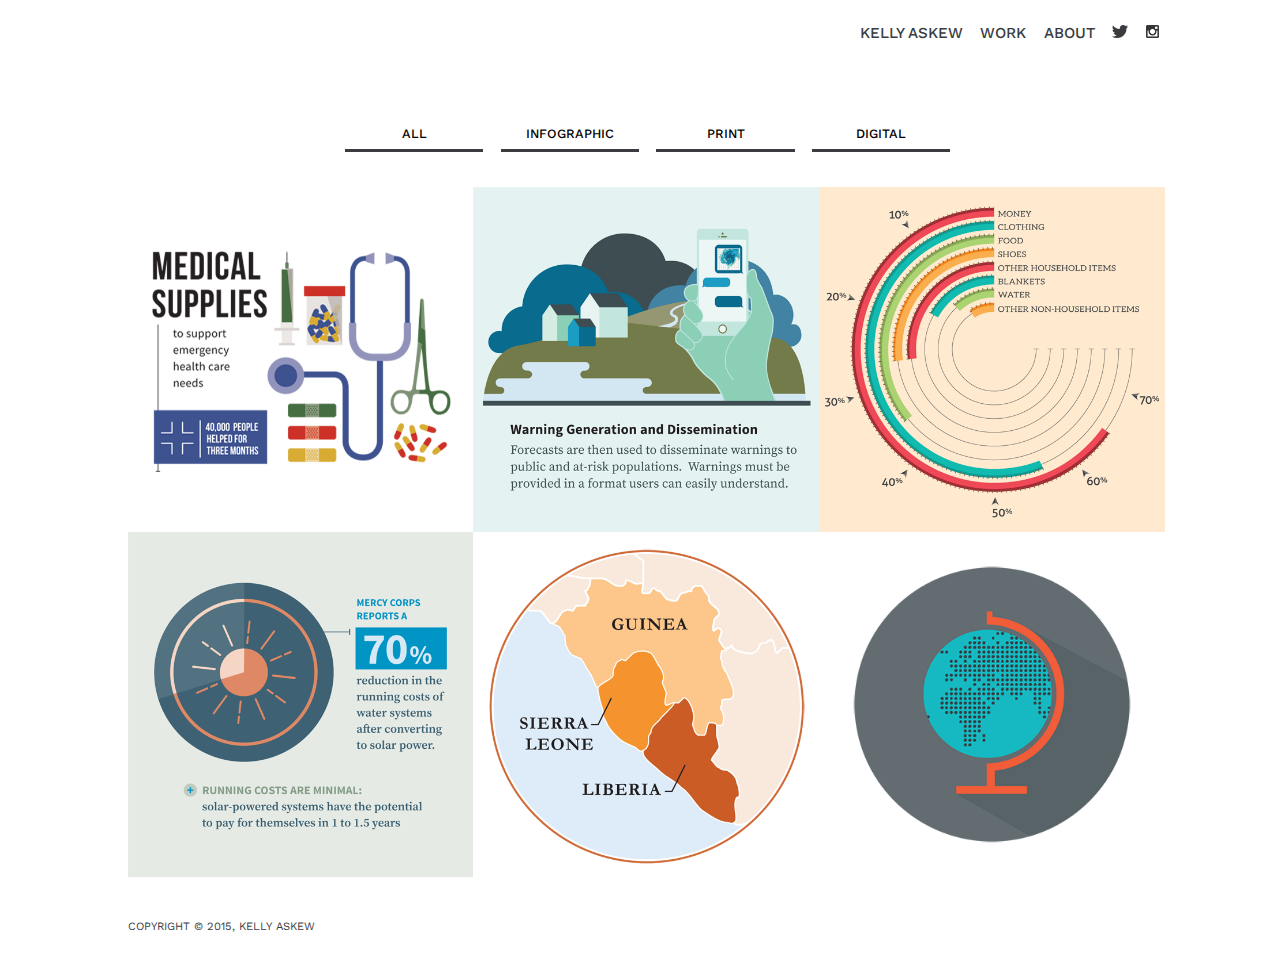
<file: index.html>
<!DOCTYPE html>
<html lang="en">
	<head>
    	<meta charset="utf-8">
    	<meta name="description" content="Online portfolio for Kelly Askew, a DC-based graphic designer">
    	<meta name="keywords" content="graphic designer, portfolio, infographic, print">
    	<link rel="icon" type="image/png" href="images/portfolio/favicon.png" />

		<title>Kelly Askew</title>

		<!-- external CSS link -->
		<link rel="stylesheet" href="css/reset.css">
		<link rel="stylesheet" href="css/style.css">
		<link href='https://fonts.googleapis.com/css?family=Work+Sans:400,300,600,700,500' rel='stylesheet' type='text/css'>
		<script src="https://code.jquery.com/jquery-2.1.4.js"></script>
	</head>
	<body>

		<div id="container">
			<header>
				<h1>Kelly Askew</h1>
				<nav class="mainMenu">
					<ul>
						<li><a href="index.html">Kelly Askew</a></li>
						<li><a href="index.html">Work</a></li>
						<li><a href="about.html">About</a></li>
						<li><a href="https://twitter.com/kelly_askew" target="_blank"><img src="images/twitter.png" alt="twitter logo" class="twitter"></a></li>
						<li ><a href="https://instagram.com/khaskew" target="_blank"><img src="images/instagram.png" alt="instagram logo"></a></li>
					</ul>	
				</nav>
			</header>

			<div class="button-group filters-button-group">
			  <button class="button is-checked" data-filter="*">All</button>
			  <button class="button" data-filter=".infographic">Infographic</button>
			  <button class="button" data-filter=".print">Print</button>
			   <button class="button" data-filter=".digital">Digital</button>
			</div>

			<section class="grid_gallery">
				<ul class="gallery">
					<li>
						<a href="subpages/nepal.html"><img src="images/portfolio/nepal_snap.png" alt="Thumbnail of Nepal Infographic" class="work infographic"></a>
					</li>

					<li>
						<a href="subpages/hydromet.html"><img src="images/portfolio/hydromet_snap.png" alt="Thumbnail of hydromet Infographic" class="work infographic"></a>
					</li>

					<li>
						<a href="subpages/cidi.html"><img src="images/portfolio/cidi_snap.png" alt="Thumbnail of CIDI Infographic" class="work infographic"></a>
					</li>

					<li>
						<a href="subpages/solar.html"><img src="images/portfolio/solar_snap.png" alt="Thumbnail of Solar Energy Fact Sheet" class="work print"></a>
					</li>

					<li>
						<a href="subpages/ebola.html"><img src="images/portfolio/ebola_snap.png" alt="Thumbnail of OFDA Annual Report"class="work print"></a>
					</li>

					<li>

						<a href="subpages/deandome.html"><img src="images/portfolio/deandome_snap.png" alt="Thumbnail of UNC Basketball Infographic" class="work infographic"></a>
					</li>

					<li>
						<a href="subpages/year.html"><img src="images/portfolio/year_snap.png" alt="Thumbnail of OFDA Year in Review" class="work print"></a>
					</li>

				<!-- 	<li>
						<a href="subpages/matthew.html"><img src="images/portfolio/matthew_snap.png" alt="Thumbnail of Hurricane Matthew Infographic" class="work infographic"></a>
					</li> -->

						<li>
						<a href="subpages/ofdaweb.html"><img src="images/portfolio/ofdaweb_snap.png" alt="Thumbnail of OFDA 50th website" class="work digital"></a>
					</li>
					<li>
						<a href="subpages/shawinvite.html"><img src="images/portfolio/shawinvite_snap.png" alt="Thumbnail of Shaw Neighborhood Invitation" class="work print"></a>
					</li>

					<li>
						<a href="subpages/cards.html"><img src="images/portfolio/cards_snap.png" alt="Thumbnail of Thank You card" class="work print"></a>
					</li>

					<li>
						<a href="subpages/ssudan.html"><img src="images/portfolio/ssudan_snap.png" alt="Thumbnail of South Sudan pictograms" class="work digital"></a>
					</li>

					<li>
						<a href="subpages/sais.html"><img src="images/portfolio/sais_snap.png" alt="Thumbnail of icon created for a SAIS conference" class="work print"></a>
					</li>


					
				</ul>
			</section>

			<footer>
				<p>Copyright &copy; 2015, Kelly Askew</p>
			</footer>
		</div>
		<script src="js/isotope-docs.min.js"></script>
		<script src="js/script.js"></script>
	</body>
</html>
</file>
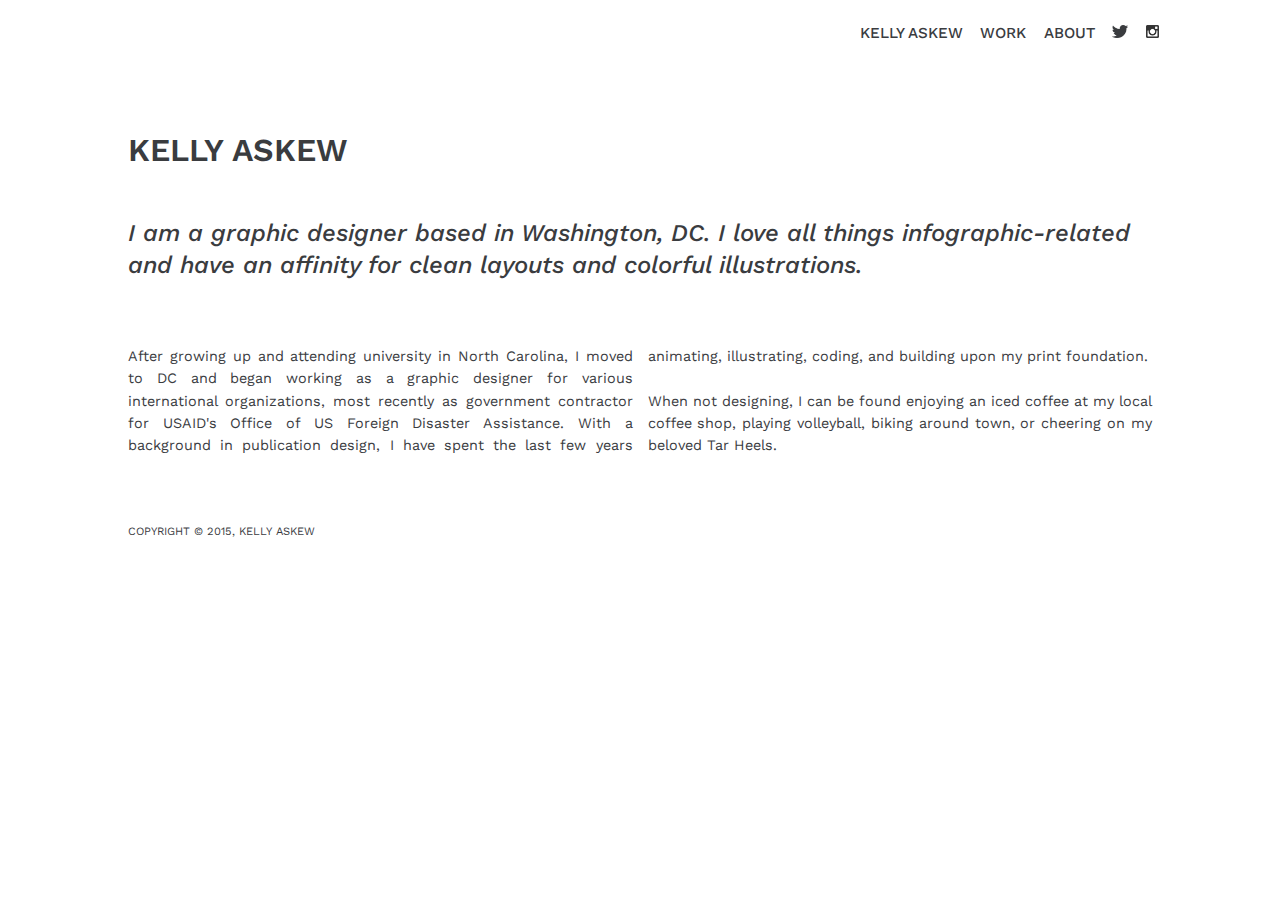
<file: about.html>
<!DOCTYPE html>
<html lang="en">
	<head>
    	<meta charset="utf-8">
    	<meta name="description" content="About page for Kelly Askew">
    	<meta name="keywords" content="graphic design, about">
    	<link rel="icon" type="image/png" href="images/portfolio/favicon.png" />

		<title>About Kelly Askew</title>

		<!-- external CSS link -->
		<link rel="stylesheet" href="css/reset.css">
		<link rel="stylesheet" href="css/style.css">
		<link href='https://fonts.googleapis.com/css?family=Work+Sans:400,300,600,700,500' rel='stylesheet' type='text/css'>
		<script src="https://code.jquery.com/jquery-2.1.4.js"></script>

	</head>
	<body>

		<div id="container">
			<header>
				<h1>Kelly Askew</h1>
				<nav class="mainMenu">
					<ul>
						<li><a href="index.html">Kelly Askew</a></li>
						<li><a href="index.html">Work</a></li>
						<li><a href="about.html">About</a></li>
						<li><a href="https://twitter.com/kelly_askew" target="_blank"><img src="images/twitter.png" class="twitter"></a></li>
						<li><a href="https://instagram.com/khaskew" target="_blank"><img src="images/instagram.png"></a></li>
					</ul>	
				</nav>
			</header>
			<section class="aboutPage">
				<h2>Kelly Askew</h2>
				<p>I am a graphic designer based in Washington, DC. I love all things infographic-related and have an affinity for clean layouts and colorful illustrations. </p>
			</section>

			<section class="two-col">
				<p>After growing up and attending university in North Carolina, I moved to DC and began working as a graphic designer for various international organizations, most recently as government contractor for USAID's Office of US Foreign Disaster Assistance. With a background in publication design, I have spent the last few years animating, illustrating, coding, and building upon my print foundation.
				<br>
				<br>
				When not designing, I can be found enjoying an iced coffee at my local coffee shop, playing volleyball, biking around town, or cheering on my beloved Tar Heels.</p>
			</section>	

			<footer>
				<p>Copyright &copy; 2015, Kelly Askew</p>
			</footer>
		</div>

		<script src="js/script.js"></script>
	</body>
</html>
</file>
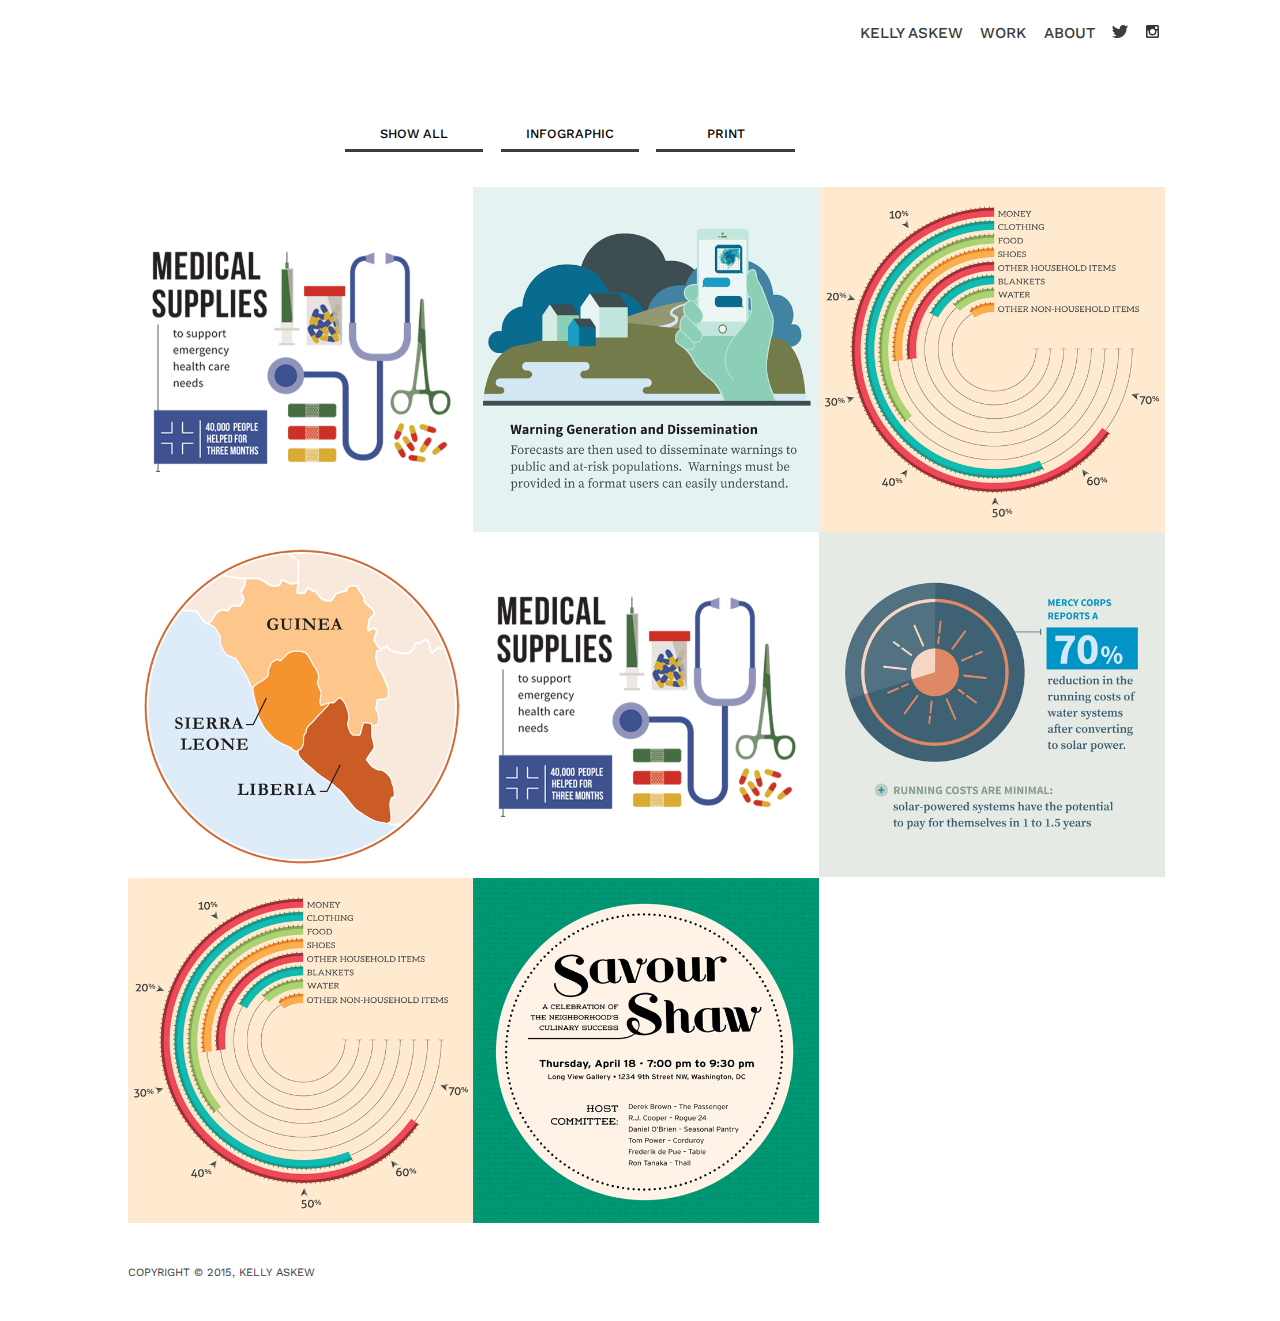
<file: index1.html>
<!DOCTYPE html>
<html lang="en">
	<head>
    	<meta charset="utf-8">
    	<meta name="description" content="Your description goes here">
    	<meta name="keywords" content="one, two, three">

		<title>Kelly Askew</title>

		<!-- external CSS link -->
		<link rel="stylesheet" href="css/reset.css">
		<link rel="stylesheet" href="css/style.css">
		<link href='https://fonts.googleapis.com/css?family=Work+Sans:400,300,600,700,500' rel='stylesheet' type='text/css'>
		<script src="https://code.jquery.com/jquery-2.1.4.js"></script>
	</head>
	<body>

		<div id="container">
			<header>
				<h1>Kelly Askew</h1>
				<nav class="mainMenu">
					<ul>
						<li><a href="index.html">Kelly Askew</a></li>
						<li><a href="index.html">Work</a></li>
						<li><a href="about.html">About</a></li>
						<li><a href="https://twitter.com/kelly_askew" target="_blank"><img src="images/twitter.png" class="twitter"></a></li>
						<li ><a href="https://instagram.com/khaskew" target="_blank"><img src="images/instagram.png"></a></li>
					</ul>	
				</nav>
			</header>

			<div class="button-group filters-button-group">
			  <button class="button is-checked" data-filter="*">Show All</button>
			  <button class="button" data-filter=".infographic">Infographic</button>
			  <button class="button" data-filter=".print">Print</button>
			</div>

			<section class="grid_gallery">
				<ul class="gallery">
					<li>
						<a href="subpages/nepal.html"><img src="images/portfolio/nepal_snap.png" alt="Thumbnail of Nepal Infographic" class="work infographic"></a>
					</li>

					<li>
						<a href="subpages/hydromet.html"><img src="images/portfolio/hydromet_snap.png" alt="Thumbnail of hydromet Infographic" class="work infographic"></a>
					</li>

					<li>
						<a href="subpages/cidi.html"><img src="images/portfolio/cidi_snap.png" alt="Thumbnail of CIDI Infographic" class="work infographic"></a>
					</li>

					<li>
						<a href="subpages/ebola.html"><img src="images/portfolio/ebola_snap.png" alt="Thumbnail of OFDA Annual Report"class="work print"></a>
					</li>

					<li>
						<a href="subpages/nepal.html"><img src="images/portfolio/nepal_snap.png" alt="Thumbnail of Nepal Infographic" class="work infographic"></a>
					</li>
					<li>
						<a href="subpages/solar.html"><img src="images/portfolio/solar_snap.png" alt="Thumbnail of Solar Energy Fact Sheet" class="work print"></a>
					</li>

					<li>
						<a href="subpages/cidi.html"><img src="images/portfolio/cidi_snap.png" alt="Thumbnail of CIDI Infographic" class="work infographic"></a>
					</li>
					<li>
						<a href="subpages/deandome.html"><img src="images/portfolio/deandome_snap.png" alt="Thumbnail of UNC Basketball Infographic" class="work infographic"></a>
					</li>
					<li>
						<a href="subpages/shawinvite.html"><img src="images/portfolio/shawinvite_snap.png" alt="Thumbnail of Shaw Neighborhood Invitation" class="work print"></a>
					</li>
				</ul>
			</section>

			<footer>
				<p>Copyright &copy; 2015, Kelly Askew</p>
			</footer>
		</div>
		<script src="js/isotope-docs.min.js"></script>
		<script src="js/script.js"></script>
	</body>
</html>
</file>
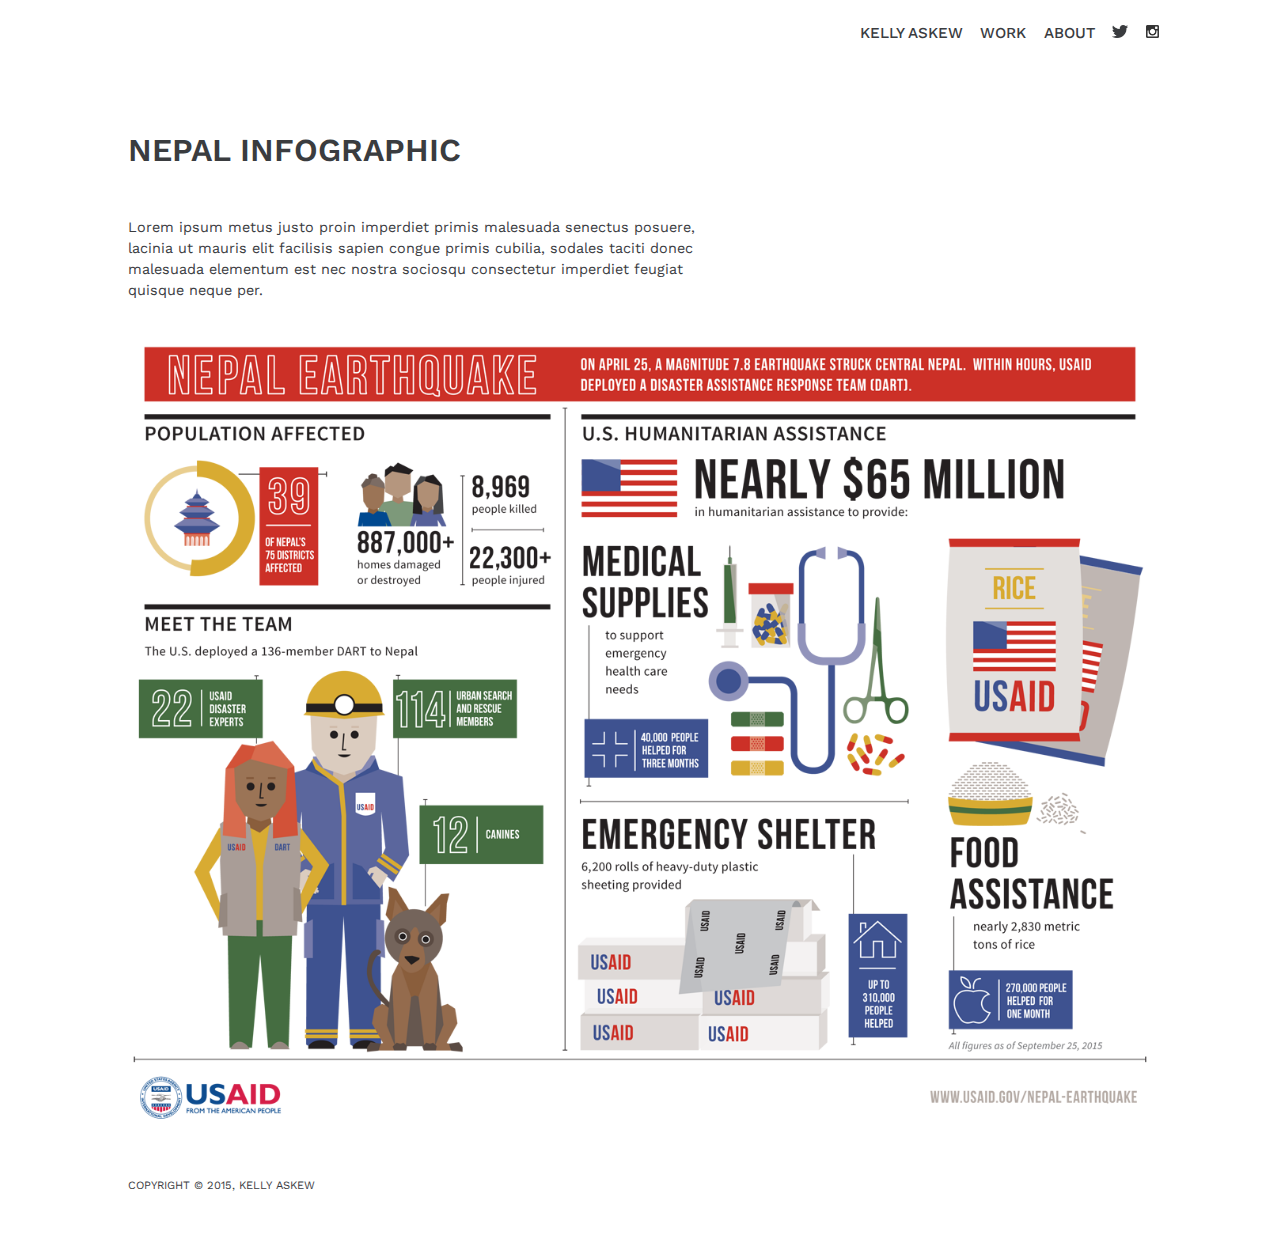
<file: template.html>
<!DOCTYPE html>
<html lang="en">
	<head>
    	<meta charset="utf-8">
    	<meta name="description" content="Your description goes here">
    	<meta name="keywords" content="one, two, three">

		<title>Nepal Infographic</title>

		<!-- external CSS link -->
		<link rel="stylesheet" href="../css/reset.css">
		<link rel="stylesheet" href="../css/style.css">
		<link href='https://fonts.googleapis.com/css?family=Work+Sans:400,300,600,700,500' rel='stylesheet' type='text/css'>
		<script src="https://code.jquery.com/jquery-2.1.4.js"></script>
	</head>

	<body>
		<div id="container">
			<header>
				<h1>Kelly Askew</h1>
				<nav class="mainMenu">
					<ul>
						<li><a href="../index.html">Kelly Askew</a></li>
						<li><a href="../index.html">Work</a></li>
						<li><a href="../about.html">About</a></li>
						<li><a href="https://twitter.com/kelly_askew" target="_blank"><img src="../images/twitter.png" class="twitter"></a></li>
						<li><a href="https://instagram.com/khaskew" target="_blank"><img src="../images/instagram.png"></a></li>
					</ul>	
				</nav>
			</header>
			<section class="portfolio_page">
				<h2>Nepal Infographic</h2>
				<p>Lorem ipsum metus justo proin imperdiet primis malesuada senectus posuere, lacinia ut mauris elit facilisis sapien congue primis cubilia, sodales taciti donec malesuada elementum est nec nostra sociosqu consectetur imperdiet feugiat quisque neque per.</p>
				<img src="../images/portfolio/nepal.png">
			</section>
			<footer>
				<p>Copyright &copy; 2015, Kelly Askew</p>
			</footer>
		</div>
		<script src="../js/script.js"></script>
	</body>
</html>
</file>
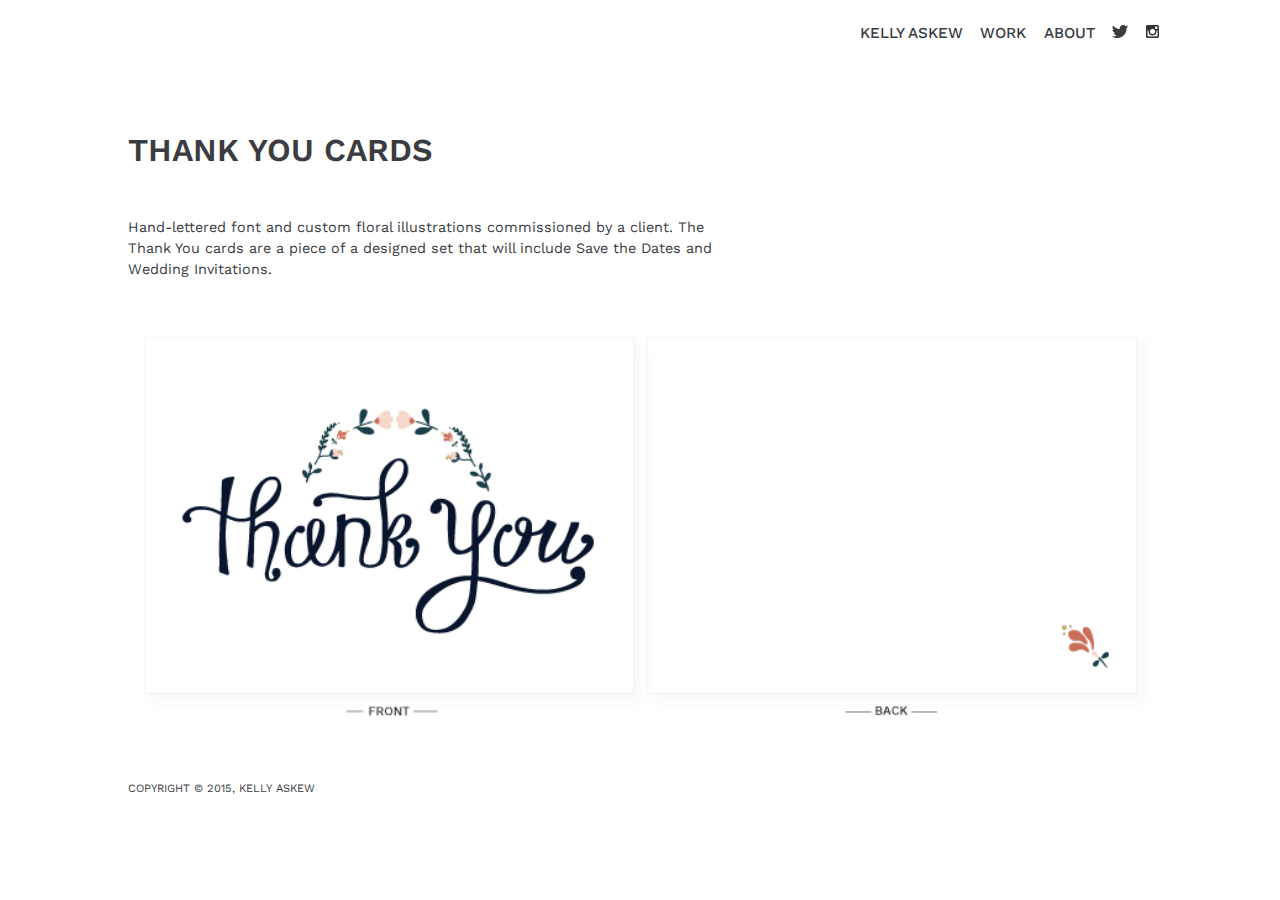
<file: subpages/cards.html>
<!DOCTYPE html>
<html lang="en">
	<head>
    	<meta charset="utf-8">
    	<meta name="description" content="Infographic depicting how American donate during disasters">
    	<meta name="keywords" content="thank you card, floral arch, handlettering">
    	<link rel="icon" type="image/png" href="images/portfolio/favicon.png"/>

		<title>Thank You card</title>

		<!-- external CSS link -->
		<link rel="stylesheet" href="../css/reset.css">
		<link rel="stylesheet" href="../css/style.css">
		<link href='https://fonts.googleapis.com/css?family=Work+Sans:400,300,600,700,500' rel='stylesheet' type='text/css'>
		<script src="https://code.jquery.com/jquery-2.1.4.js"></script>
	</head>

	<body>
		<div id="container">
			<header>
				<h1>Kelly Askew</h1>
				<nav class="mainMenu">
					<ul>
						<li><a href="../index.html">Kelly Askew</a></li>
						<li><a href="../index.html">Work</a></li>
						<li><a href="../about.html">About</a></li>
						<li><a href="https://twitter.com/kelly_askew" target="_blank"><img src="../images/twitter.png" alt="twitter logo"class="twitter"></a></li>
						<li><a href="https://instagram.com/khaskew" target="_blank"><img src="../images/instagram.png" alt="instagram logo"></a></li>
					</ul>	
				</nav>
			</header>
			<section class="portfolio_page cards">
				<h2>Thank You cards</h2>
				<p>Hand-lettered font and custom floral illustrations commissioned by a client.  The Thank You cards are a piece of a designed set that will include Save the Dates and Wedding Invitations. </p>
				<img src="../images/portfolio/cards.png" alt="Thank You cards">
			</section>
			<footer>
				<p>Copyright &copy; 2015, Kelly Askew</p>
			</footer>
		</div>
		<script src="../js/script.js"></script>
	</body>
</html>
</file>
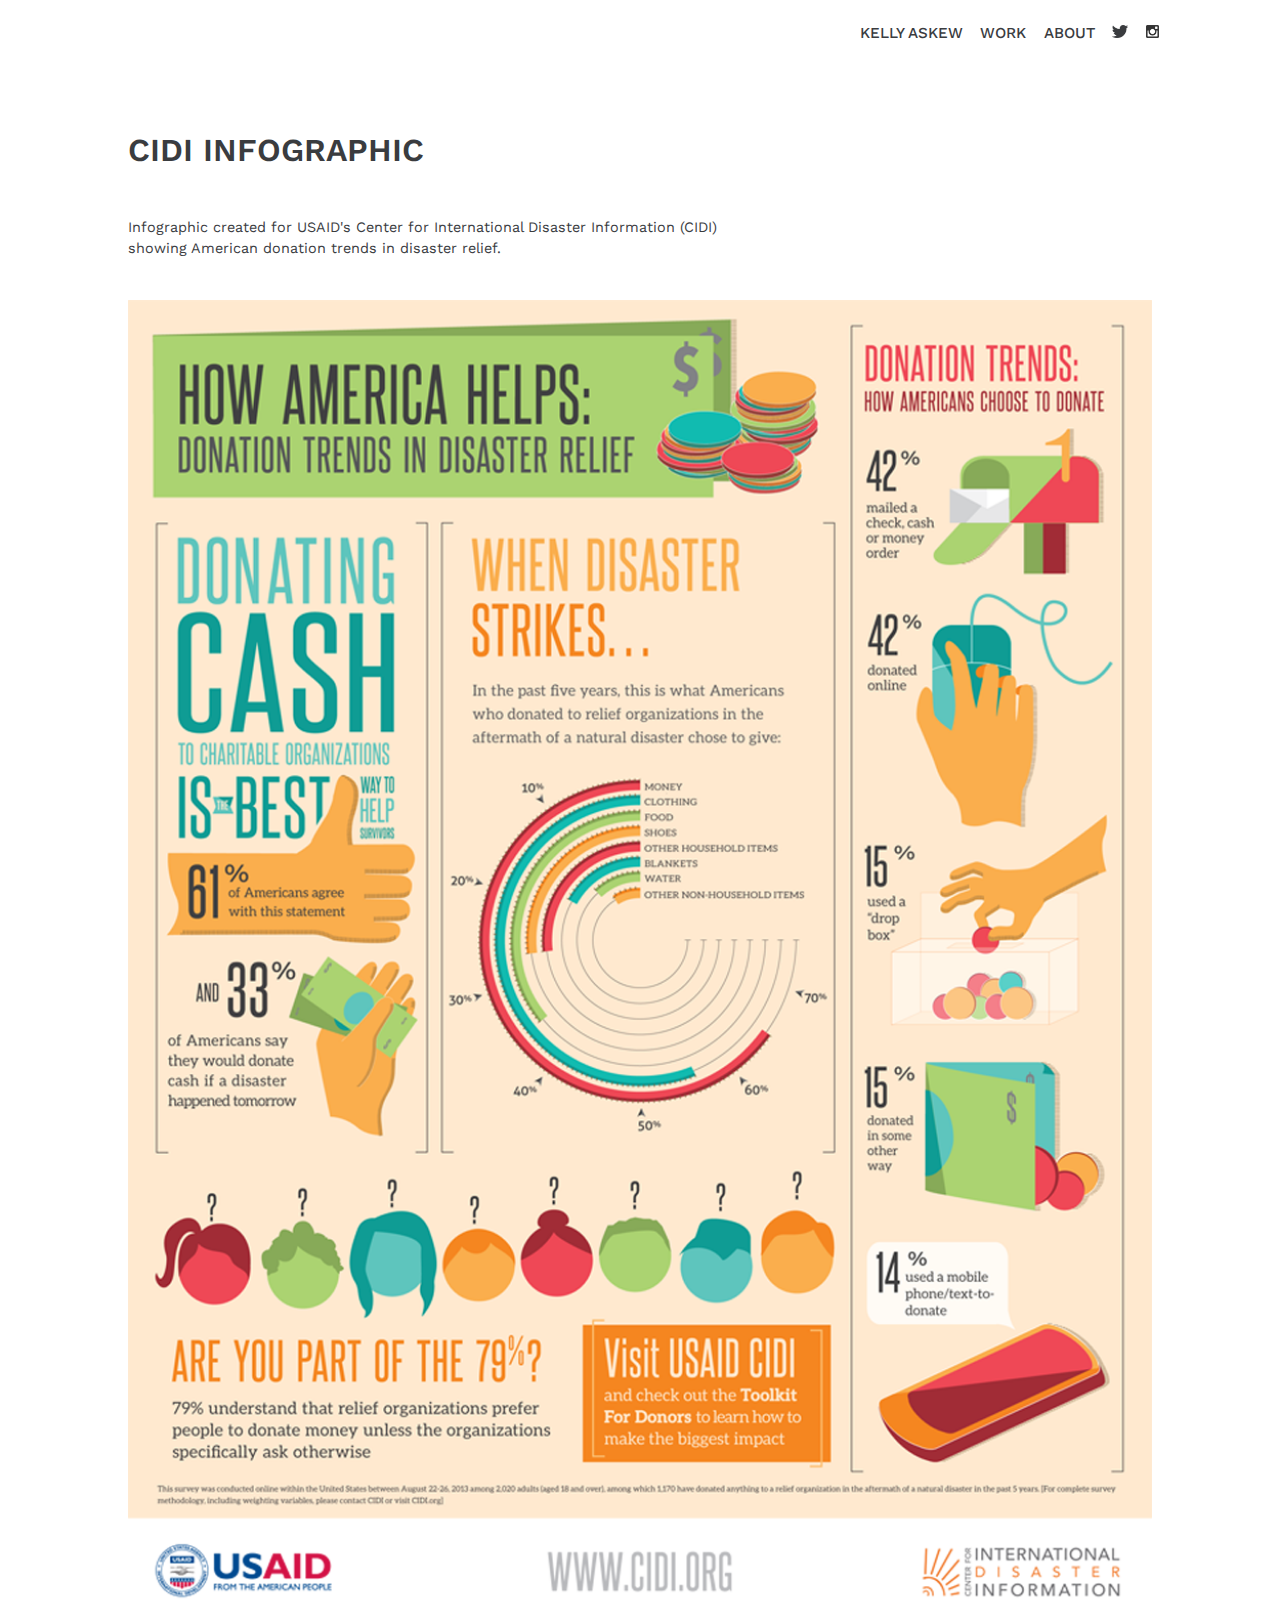
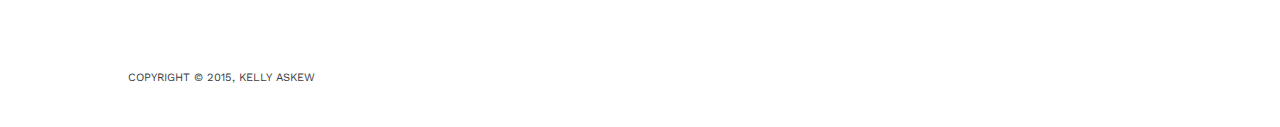
<file: subpages/cidi.html>
<!DOCTYPE html>
<html lang="en">
	<head>
    	<meta charset="utf-8">
    	<meta name="description" content="Infographic depicting how American donate during disasters">
    	<meta name="keywords" content="cidi, infographic, donation, disaster">
    	<link rel="icon" type="image/png" href="../images/portfolio/favicon.png" />

		<title>CIDI Infographic</title>

		<!-- external CSS link -->
		<link rel="stylesheet" href="../css/reset.css">
		<link rel="stylesheet" href="../css/style.css">
		<link href='https://fonts.googleapis.com/css?family=Work+Sans:400,300,600,700,500' rel='stylesheet' type='text/css'>
		<script src="https://code.jquery.com/jquery-2.1.4.js"></script>
	</head>

	<body>
		<div id="container">
			<header>
				<h1>Kelly Askew</h1>
				<nav class="mainMenu">
					<ul>
						<li><a href="../index.html">Kelly Askew</a></li>
						<li><a href="../index.html">Work</a></li>
						<li><a href="../about.html">About</a></li>
						<li><a href="https://twitter.com/kelly_askew" target="_blank"><img src="../images/twitter.png" alt="twitter logo"class="twitter"></a></li>
						<li><a href="https://instagram.com/khaskew" target="_blank"><img src="../images/instagram.png" alt="instagram logo"></a></li>
					</ul>	
				</nav>
			</header>
			<section class="portfolio_page">
				<h2>CIDI Infographic</h2>
				<p>Infographic created for USAID's Center for International Disaster Information (CIDI) showing American donation trends in disaster relief.</p>
				<img src="../images/portfolio/cidi.png" alt="CIDI Infographic">
			</section>
			<footer>
				<p>Copyright &copy; 2015, Kelly Askew</p>
			</footer>
		</div>
		<script src="../js/script.js"></script>
	</body>
</html>
</file>
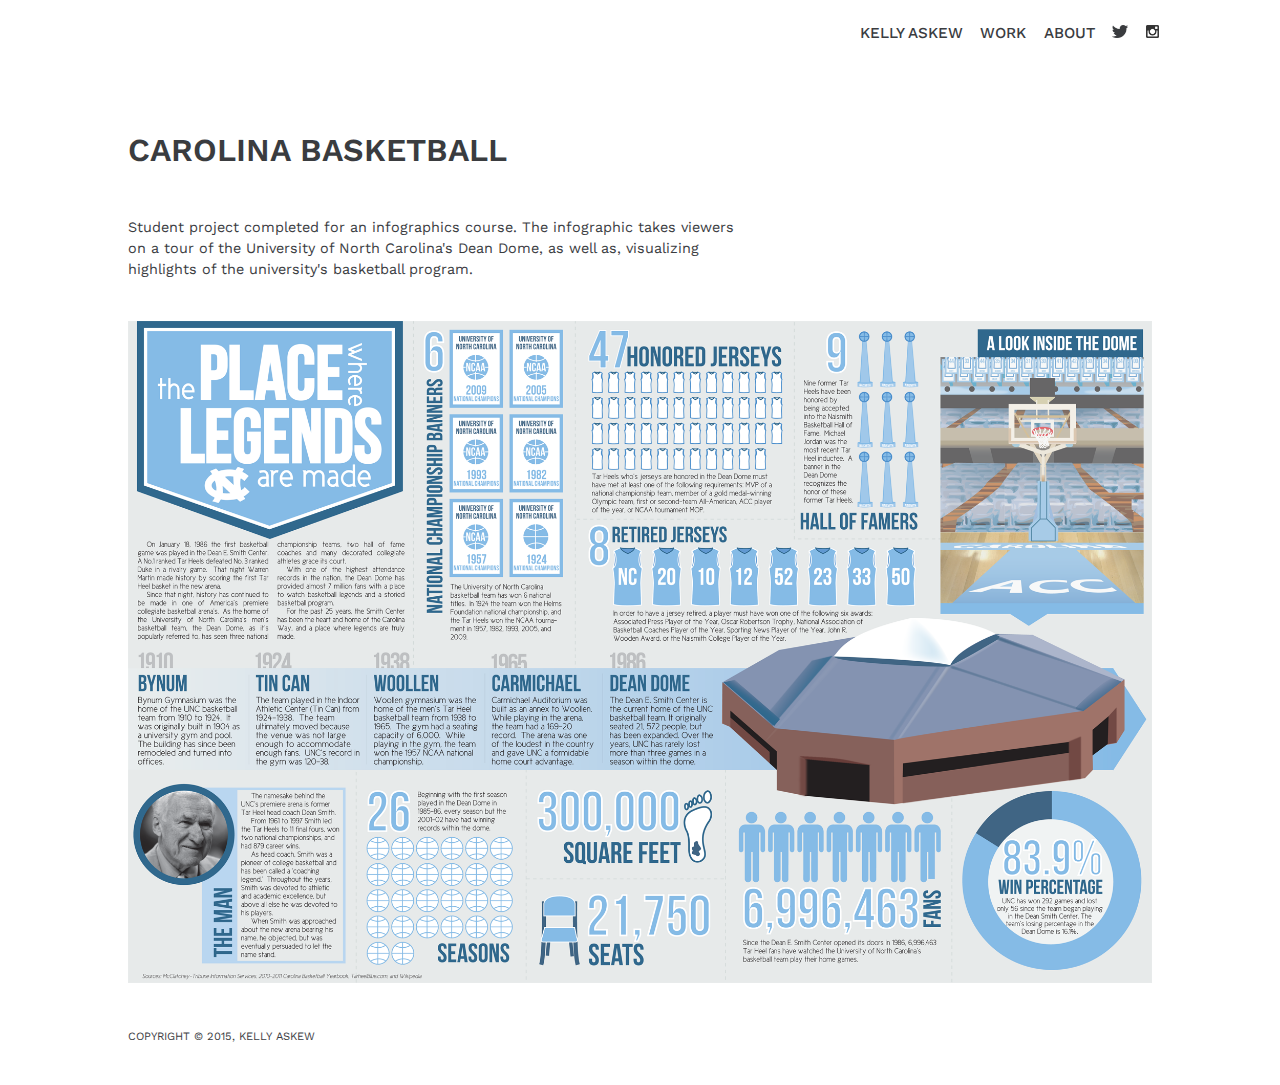
<file: subpages/deandome.html>
<!DOCTYPE html>
<html lang="en">
	<head>
    	<meta charset="utf-8">
    	<meta name="description" content="infographic depicting the history of UNC's Dean Dome">
    	<meta name="keywords" content="UNC, Dean Dome, basketball, infographic">
    	<link rel="icon" type="image/png" href="../images/portfolio/favicon.png" />

		<title>Carolina Basketball</title>

		<!-- external CSS link -->
		<link rel="stylesheet" href="../css/reset.css">
		<link rel="stylesheet" href="../css/style.css">
		<link href='https://fonts.googleapis.com/css?family=Work+Sans:400,300,600,700,500' rel='stylesheet' type='text/css'>
		<script src="https://code.jquery.com/jquery-2.1.4.js"></script>
	</head>

	<body>
		<div id="container">
			<header>
				<h1>Kelly Askew</h1>
				<nav class="mainMenu">
					<ul>
						<li><a href="../index.html">Kelly Askew</a></li>
						<li><a href="../index.html">Work</a></li>
						<li><a href="../about.html">About</a></li>
						<li><a href="https://twitter.com/kelly_askew" target="_blank"><img src="../images/twitter.png" alt="twitter logo" class="twitter"></a></li>
						<li><a href="https://instagram.com/khaskew" target="_blank"><img src="../images/instagram.png" alt="instagram logo"></a></li>
					</ul>	
				</nav>
			</header>
			<section class="portfolio_page">
				<h2>Carolina Basketball</h2>
				<p>Student project completed for an infographics course.  The infographic takes viewers on a tour of the University of North Carolina's Dean Dome, as well as, visualizing highlights of the university's basketball program.</p>
				<img src="../images/portfolio/deandome.png" alt="Carolina Basketball Infographic">
			</section>
			<footer>
				<p>Copyright &copy; 2015, Kelly Askew</p>
			</footer>
		</div>
		<script src="../js/script.js"></script>
	</body>
</html>
</file>
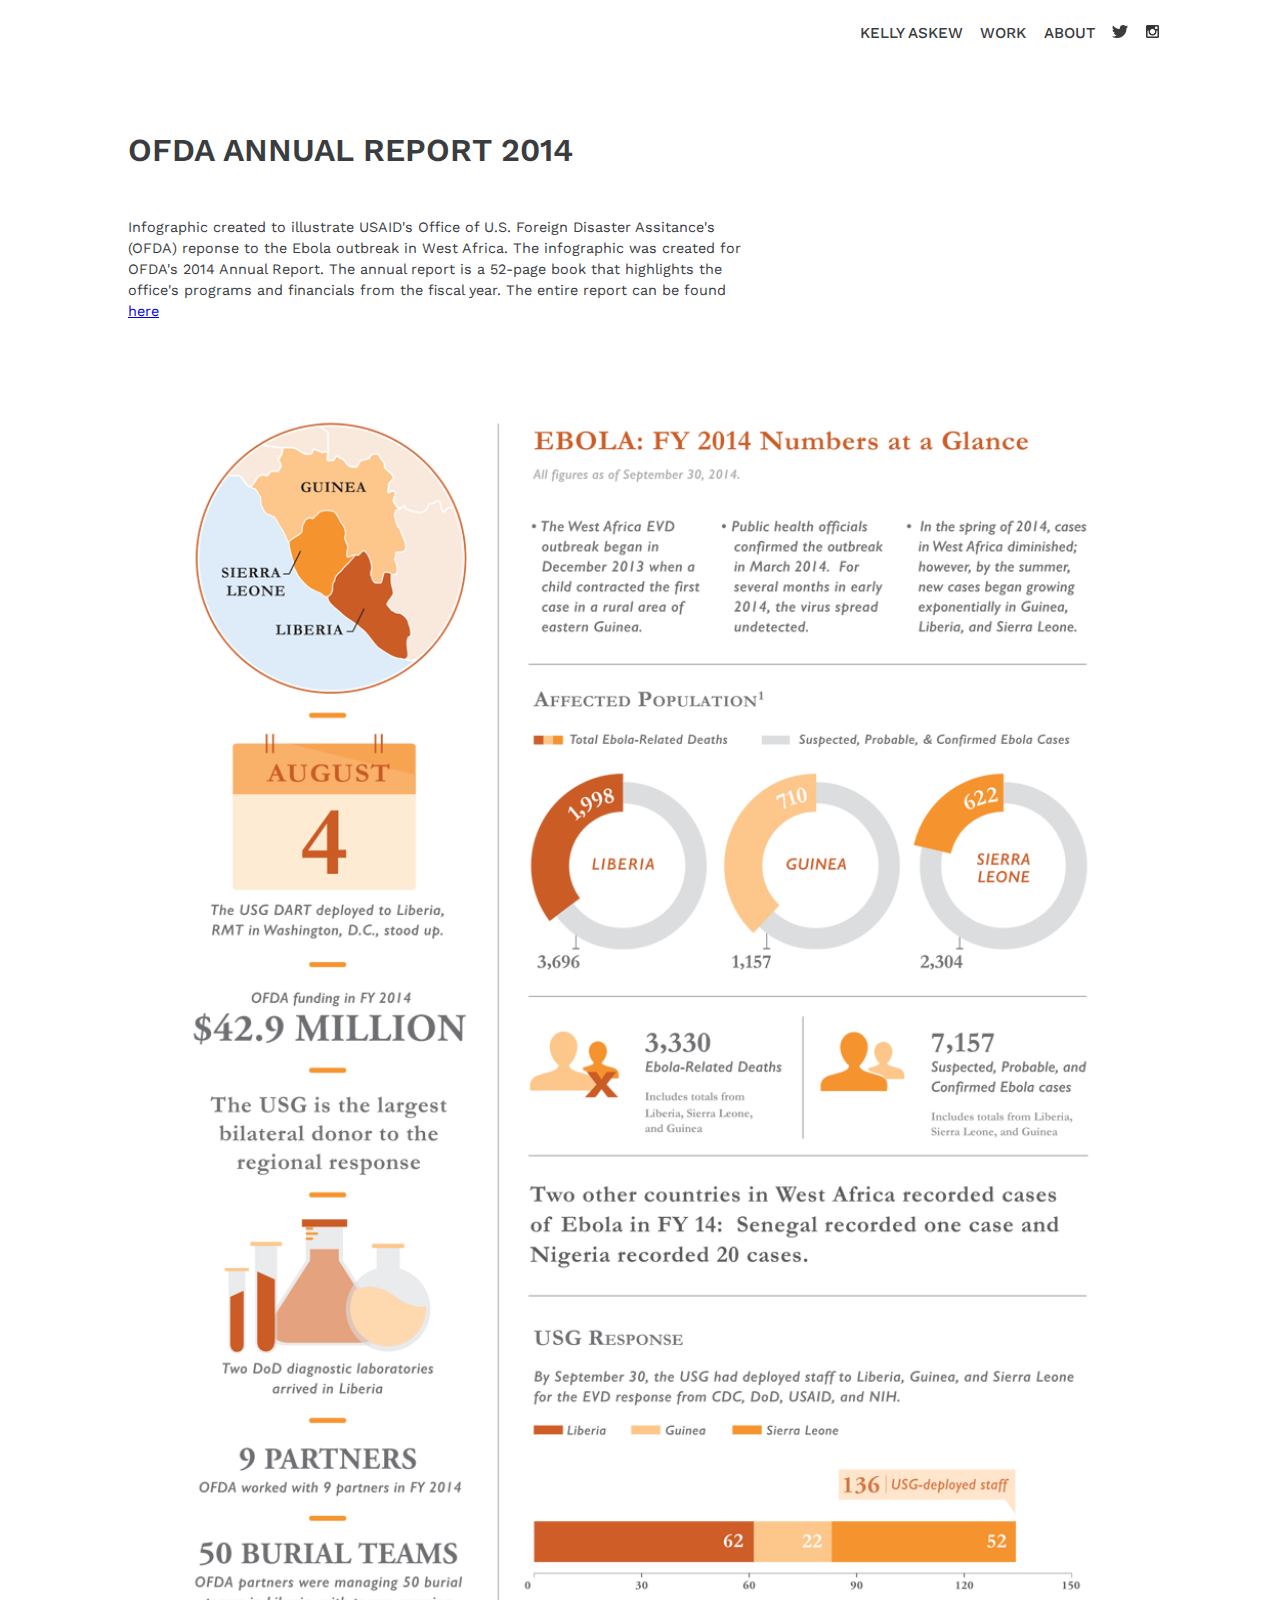
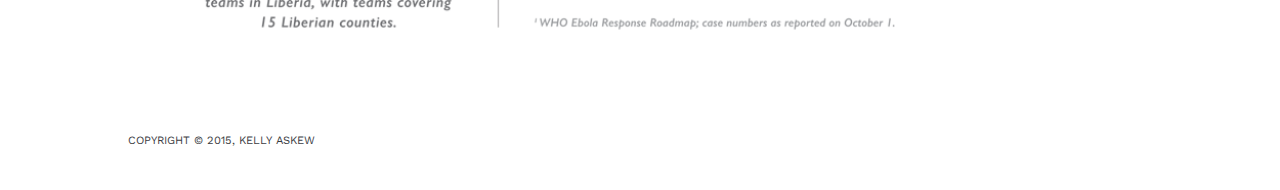
<file: subpages/ebola.html>
<!DOCTYPE html>
<html lang="en">
	<head>
    	<meta charset="utf-8">
    	<meta name="description" content="Graphics produced for OFDA's Annual Report">
    	<meta name="keywords" content="Annual report, ebola, OFDA">
    	<link rel="icon" type="image/png" href="../images/portfolio/favicon.png" />

		<title>2014 OFDA Annual Report</title>

		<!-- external CSS link -->
		<link rel="stylesheet" href="../css/reset.css">
		<link rel="stylesheet" href="../css/style.css">
		<link href='https://fonts.googleapis.com/css?family=Work+Sans:400,300,600,700,500' rel='stylesheet' type='text/css'>
		<script src="https://code.jquery.com/jquery-2.1.4.js"></script>
	</head>

	<body>
		<div id="container">
			<header>
				<h1>Kelly Askew</h1>
				<nav class="mainMenu">
					<ul>
						<li><a href="../index.html">Kelly Askew</a></li>
						<li><a href="../index.html">Work</a></li>
						<li><a href="../about.html">About</a></li>
						<li><a href="https://twitter.com/kelly_askew" target="_blank"><img src="../images/twitter.png" alt="twitter logo" class="twitter"></a></li>
						<li><a href="https://instagram.com/khaskew" alt="instagram logo" target="_blank"><img src="../images/instagram.png"></a></li>
					</ul>	
				</nav>
			</header>
			<section class="portfolio_page">
				<h2>OFDA Annual Report 2014</h2>
				<p>Infographic created  to illustrate USAID's Office of U.S. Foreign Disaster Assitance's (OFDA) reponse to the Ebola outbreak in West Africa.  The infographic was created for OFDA's 2014 Annual Report. The annual report is a 52-page book that highlights the office's programs and financials from the fiscal year.  The entire report can be found <a href="http://pdf.usaid.gov/pdf_docs/pa00km9d.pdf" target="_blank">here</a></p>
				<img src="../images/portfolio/ebola.png" alt="OFDA Annual Report image">
			</section>
			<footer>
				<p>Copyright &copy; 2015, Kelly Askew</p>
			</footer>
		</div>
		<script src="../js/script.js"></script>
	</body>
</html>
</file>
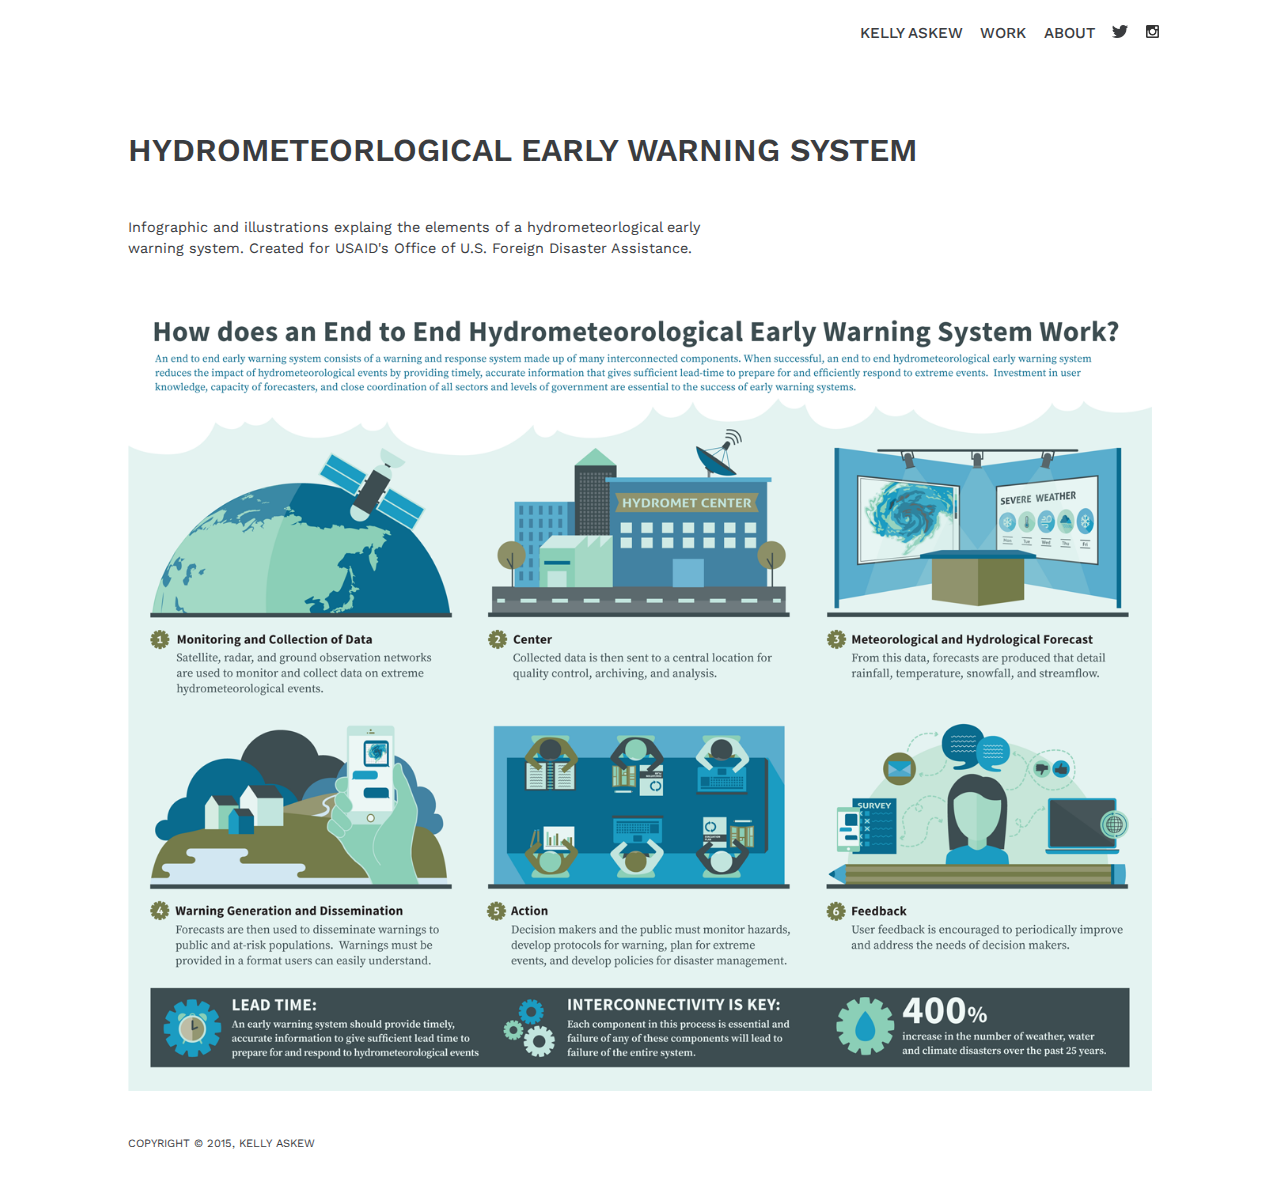
<file: subpages/hydromet.html>
<!DOCTYPE html>
<html lang="en">
	<head>
    	<meta charset="utf-8">
    	<meta name="description" content="Infographic produced to explain hydrometeorological early warning systems">
    	<meta name="keywords" content="Early Warning System, Hydromet, infographic">
    	<link rel="icon" type="image/png" href="../images/portfolio/favicon.png" />

		<title>Hydrometeorlogical Early Warning System</title>

		<!-- external CSS link -->
		<link rel="stylesheet" href="../css/reset.css">
		<link rel="stylesheet" href="../css/style.css">
		<link href='https://fonts.googleapis.com/css?family=Work+Sans:400,300,600,700,500' rel='stylesheet' type='text/css'>
		<script src="https://code.jquery.com/jquery-2.1.4.js"></script>
	</head>

	<body>
		<div id="container">
			<header>
				<h1>Kelly Askew</h1>
				<nav class="mainMenu">
					<ul>
						<li><a href="../index.html">Kelly Askew</a></li>
						<li><a href="../index.html">Work</a></li>
						<li><a href="../about.html">About</a></li>
						<li><a href="https://twitter.com/kelly_askew" target="_blank"><img src="../images/twitter.png" alt="twitter logo" class="twitter"></a></li>
						<li><a href="https://instagram.com/khaskew" target="_blank"><img src="../images/instagram.png" alt="instagram logo"></a></li>
					</ul>	
				</nav>
			</header>
			<section class="portfolio_page">
				<h2>Hydrometeorlogical Early Warning System</h2>
				<p>Infographic and illustrations explaing the elements of a hydrometeorlogical early warning system.  Created for USAID's Office of U.S. Foreign Disaster Assistance.</p>
				<img src="../images/portfolio/hydromet.png" alt="hydromet early warning system infographic">
			</section>
			<footer>
				<p>Copyright &copy; 2015, Kelly Askew</p>
			</footer>
		</div>
		<script src="../js/script.js"></script>
	</body>
</html>
</file>
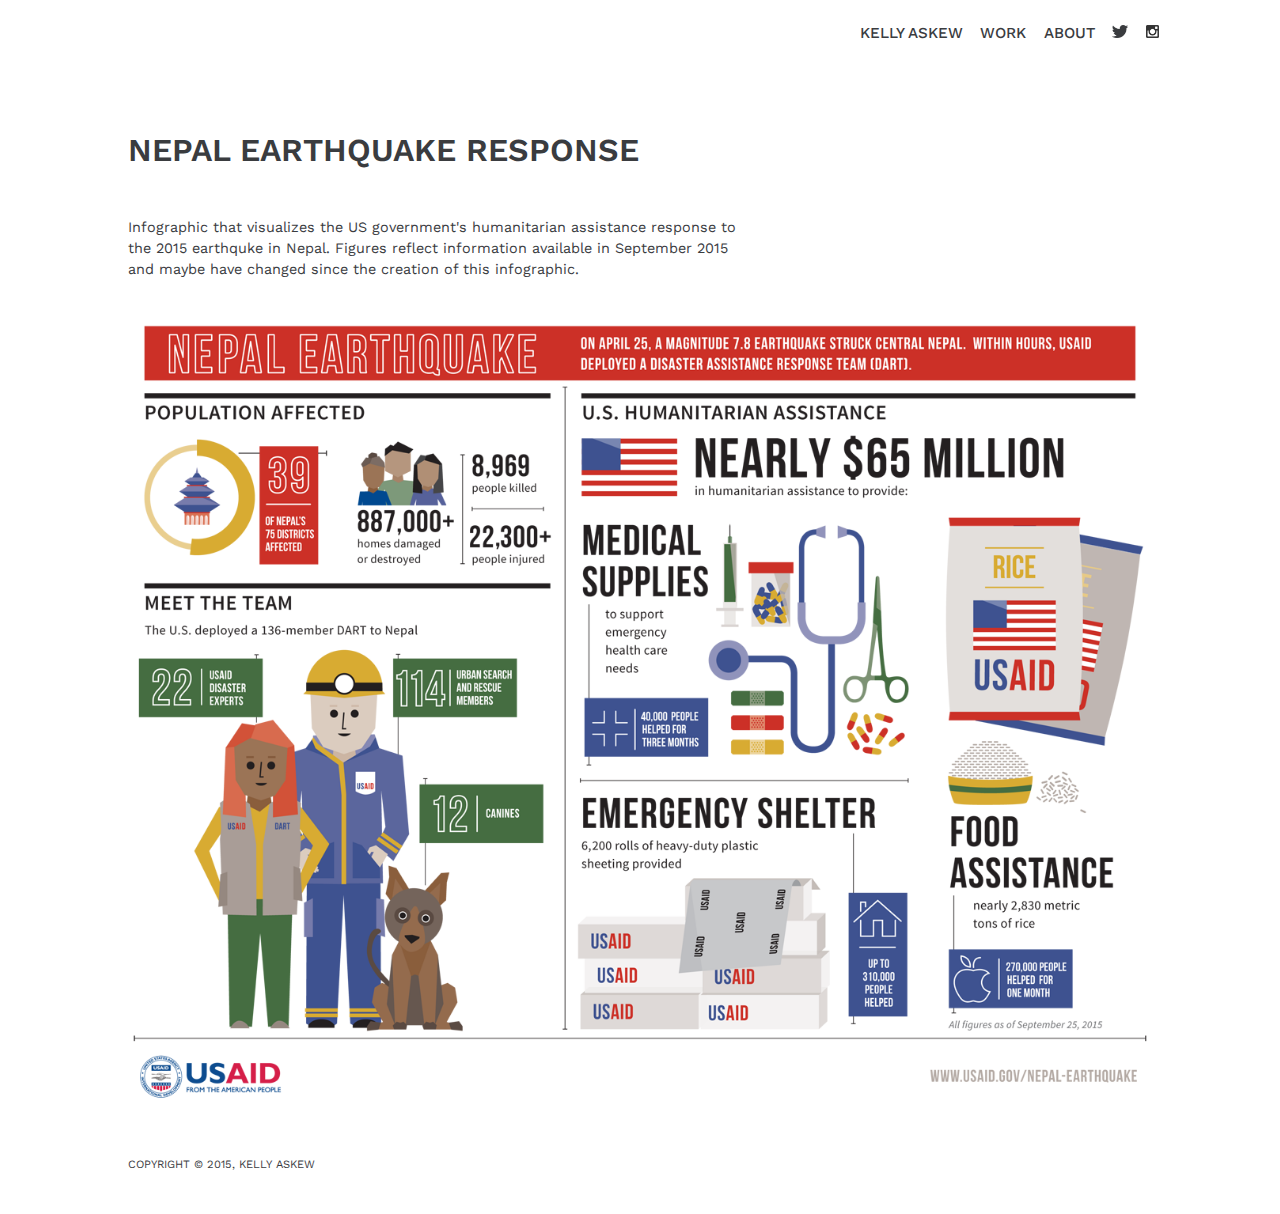
<file: subpages/nepal.html>
<!DOCTYPE html>
<html lang="en">
	<head>
    	<meta charset="utf-8">
    	<meta name="description" content="Infographic depicting USAID/OFDA's humanitarian response to the 2015 Nepal Earthquake">
    	<meta name="keywords" content="Nepal, earthquake, infographic, OFDA">
    	<link rel="icon" type="image/png" href="../images/portfolio/favicon.png" />

		<title>Nepal Infographic</title>

		<!-- external CSS link -->
		<link rel="stylesheet" href="../css/reset.css">
		<link rel="stylesheet" href="../css/style.css">
		<link href='https://fonts.googleapis.com/css?family=Work+Sans:400,300,600,700,500' rel='stylesheet' type='text/css'>
		<script src="https://code.jquery.com/jquery-2.1.4.js"></script>
	</head>

	<body>
		<div id="container">
			<header>
				<h1>Kelly Askew</h1>
				<nav class="mainMenu">
					<ul>
						<li><a href="../index.html">Kelly Askew</a></li>
						<li><a href="../index.html">Work</a></li>
						<li><a href="../about.html">About</a></li>
						<li><a href="https://twitter.com/kelly_askew" target="_blank"><img src="../images/twitter.png" alt="twitter logo" class="twitter"></a></li>
						<li><a href="https://instagram.com/khaskew" target="_blank"><img src="../images/instagram.png" alt="instagram logo"></a></li>
					</ul>	
				</nav>
			</header>
			<section class="portfolio_page">
				<h2>Nepal Earthquake Response </h2>
				<p>Infographic that visualizes the US government's humanitarian assistance response to the 2015 earthquke in Nepal.  Figures reflect information available in September 2015 and maybe have changed since the creation of this infographic.</p>
				<img src="../images/portfolio/nepal.png" alt="Nepal Infographic">
			</section>
			<footer>
				<p>Copyright &copy; 2015, Kelly Askew</p>
			</footer>
		</div>
		<script src="../js/script.js"></script>
	</body>
</html>
</file>
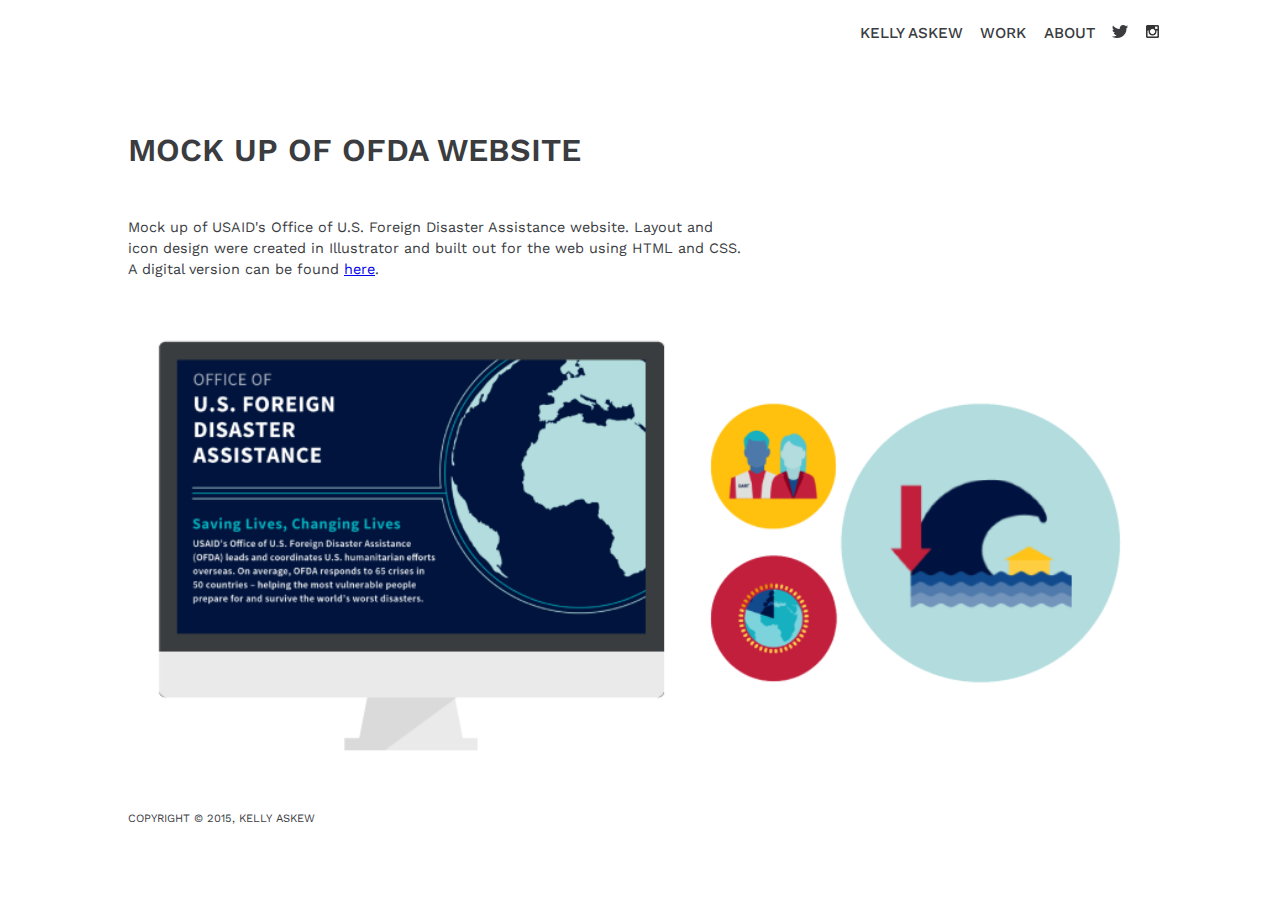
<file: subpages/ofdaweb.html>
<!DOCTYPE html>
<html lang="en">
	<head>
    	<meta charset="utf-8">
    	<meta name="description" content="Invitation created for neighborhood community">
    	<meta name="keywords" content="website, mockup, illustration">
    	<link rel="icon" type="image/png" href="../images/portfolio/favicon.png" />

		<title>OFDA website mock up</title>

		<!-- external CSS link -->
		<link rel="stylesheet" href="../css/reset.css">
		<link rel="stylesheet" href="../css/style.css">
		<link href='https://fonts.googleapis.com/css?family=Work+Sans:400,300,600,700,500' rel='stylesheet' type='text/css'>
		<script src="https://code.jquery.com/jquery-2.1.4.js"></script>
	</head>

	<body>
		<div id="container">
			<header>
				<h1>Kelly Askew</h1>
				<nav class="mainMenu">
					<ul>
						<li><a href="../index.html">Kelly Askew</a></li>
						<li><a href="../index.html">Work</a></li>
						<li><a href="../about.html">About</a></li>
						<li><a href="https://twitter.com/kelly_askew" target="_blank"><img src="../images/twitter.png" alt="twitter logo"class="twitter"></a></li>
						<li><a href="https://instagram.com/khaskew" target="_blank"><img src="../images/instagram.png" alt="instagram logo"></a></li>
					</ul>	
				</nav>
			</header>
			<section class="portfolio_page">
				<h2>Mock up of OFDA website</h2>
				<p>Mock up of USAID's Office of U.S. Foreign Disaster Assistance website.  Layout and icon design were created in Illustrator and built out for the web using HTML and CSS.  A digital version can be found <a href="https://khaskew.github.io/ofda/" target="_blank">here</a>.</p>
				<img src="../images/portfolio/ofdaweb.png">
			</section>
			<footer>
				<p>Copyright &copy; 2015, Kelly Askew</p>
			</footer>
		</div>
		<script src="../js/script.js"></script>
	</body>
</html>
</file>
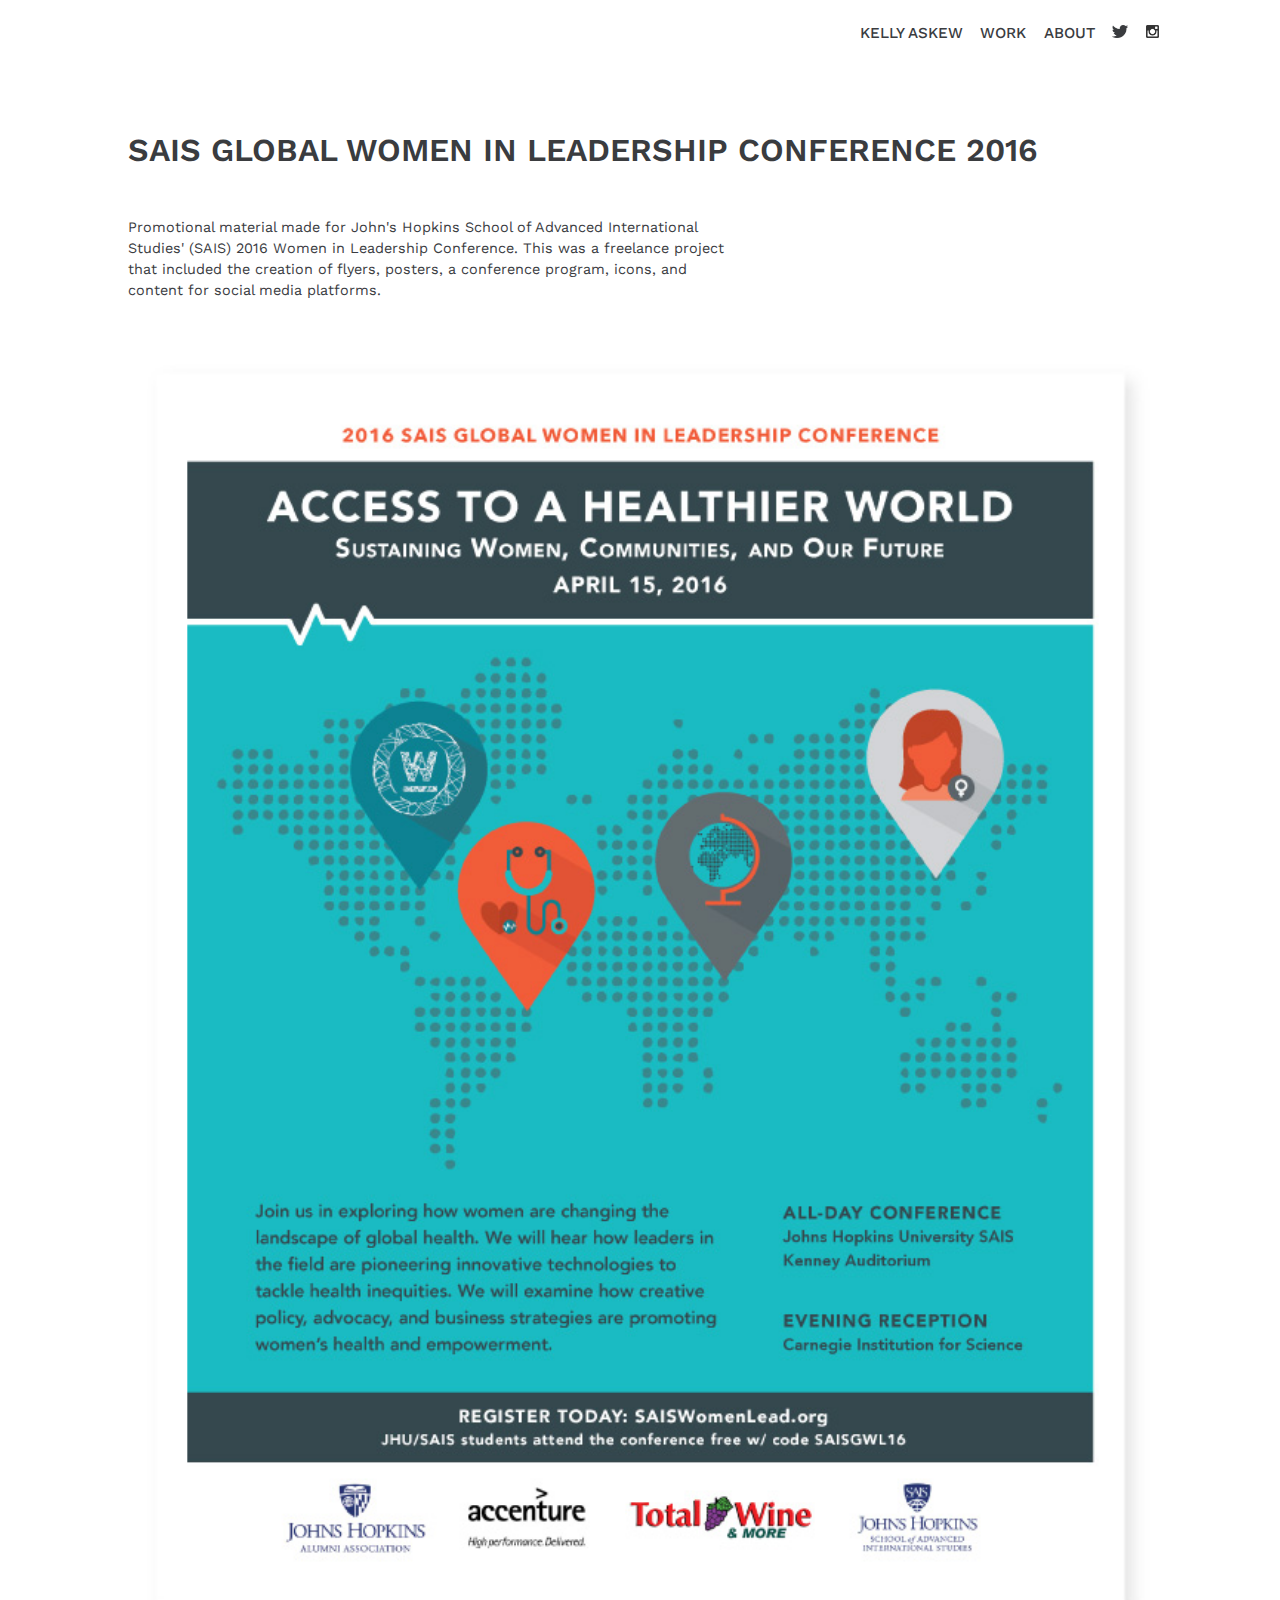
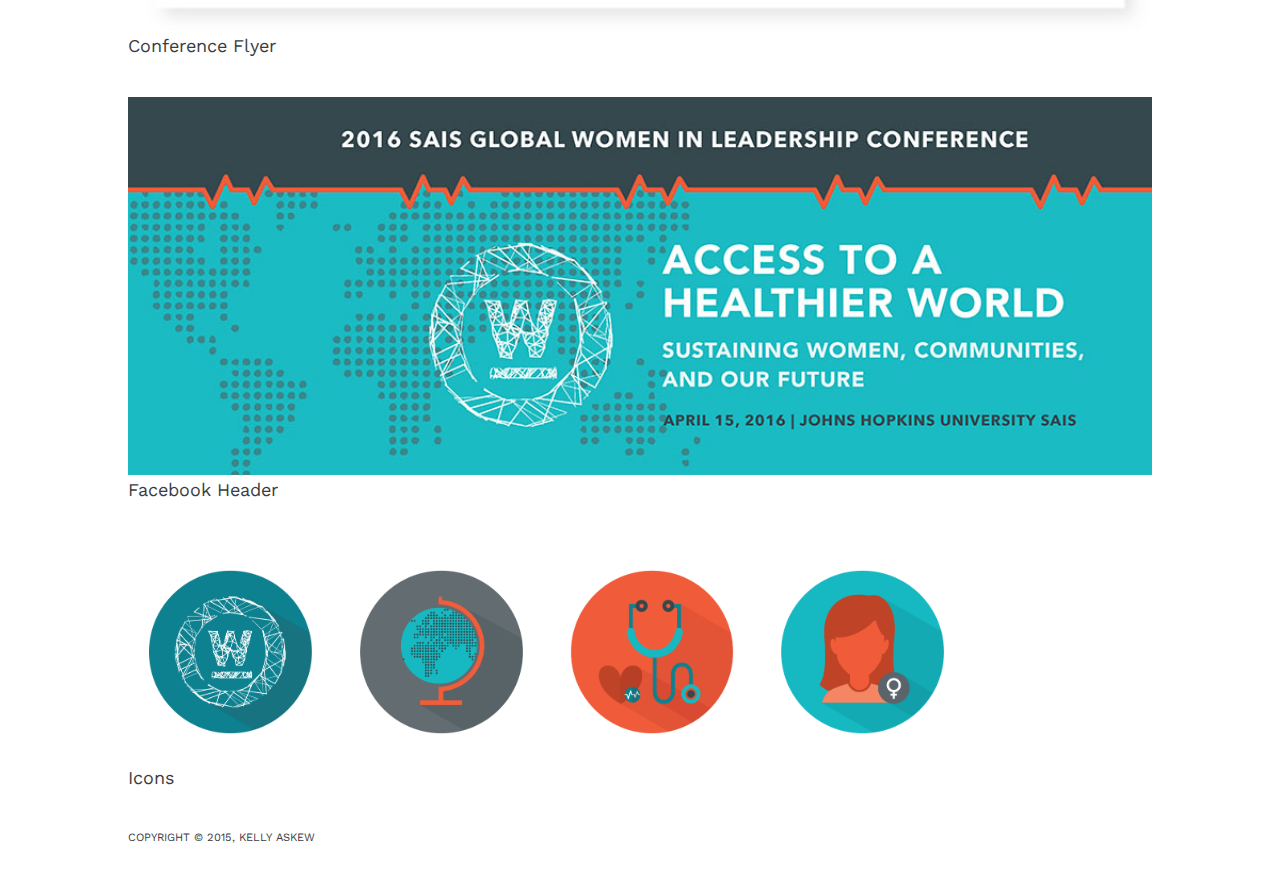
<file: subpages/sais.html>
<!DOCTYPE html>
<html lang="en">
	<head>
    	<meta charset="utf-8">
    	<meta name="description" content="Invitation created for neighborhood community">
    	<meta name="keywords" content="SAIS, John Hopkings, conference, illustration">
    	<link rel="icon" type="image/png" href="../images/portfolio/favicon.png" />

		<title>SAIS Global Women in Leadership Conference 2016</title>

		<!-- external CSS link -->
		<link rel="stylesheet" href="../css/reset.css">
		<link rel="stylesheet" href="../css/style.css">
		<link href='https://fonts.googleapis.com/css?family=Work+Sans:400,300,600,700,500' rel='stylesheet' type='text/css'>
		<script src="https://code.jquery.com/jquery-2.1.4.js"></script>
	</head>

	<body>
		<div id="container">
			<header>
				<h1>Kelly Askew</h1>
				<nav class="mainMenu">
					<ul>
						<li><a href="../index.html">Kelly Askew</a></li>
						<li><a href="../index.html">Work</a></li>
						<li><a href="../about.html">About</a></li>
						<li><a href="https://twitter.com/kelly_askew" target="_blank"><img src="../images/twitter.png" alt="twitter logo"class="twitter"></a></li>
						<li><a href="https://instagram.com/khaskew" target="_blank"><img src="../images/instagram.png" alt="instagram logo"></a></li>
					</ul>	
				</nav>
			</header>
			<section class="portfolio_page">
				<h2>SAIS Global Women in Leadership Conference 2016</h2>
				<p>Promotional material made for John's Hopkins School of Advanced International Studies' (SAIS) 2016 Women in Leadership Conference. This was a freelance project that included the creation of flyers, posters, a conference program, icons, and content for social media platforms.</p>
					
					<ul>
						<li>
							<img src="../images/portfolio/sais/flyer.jpg">
							Conference Flyer
						</li>
						<li>
							<img src="../images/portfolio/sais/header.jpg">
							Facebook Header
						</li>
						
						<li> 
							<ul class="saisicons">
								<li>
									<img src="../images/portfolio/sais/logo.png">
								</li>
								<li>
									<img src="../images/portfolio/sais/globe.png">
								</li>
								<li>
									<img src="../images/portfolio/sais/medical.png">
								</li>
								<li>
									<img src="../images/portfolio/sais/woman.png">
								</li>
							</ul>
							Icons
						</li>
					</ul>
			</section>
			<footer>
				<p>Copyright &copy; 2015, Kelly Askew</p>
			</footer>
		</div>
		<script src="../js/script.js"></script>
	</body>
</html>
</file>
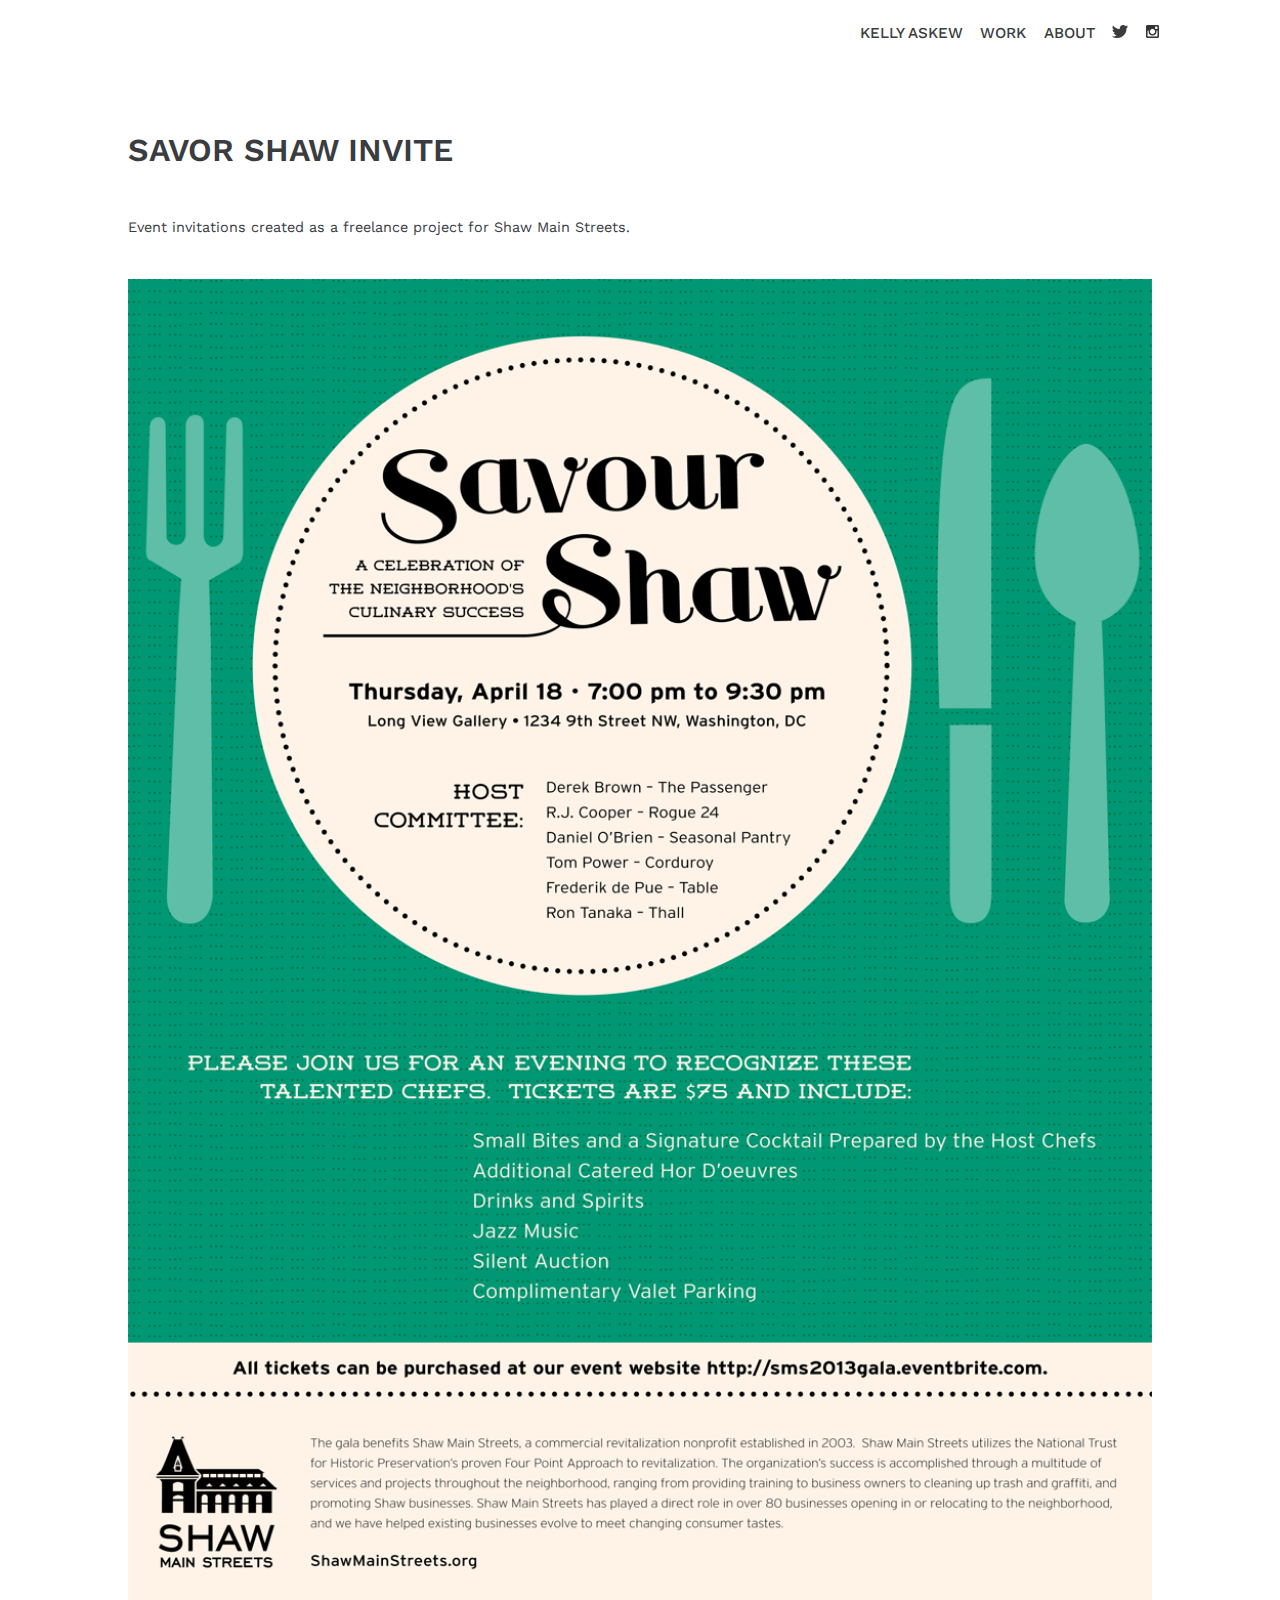
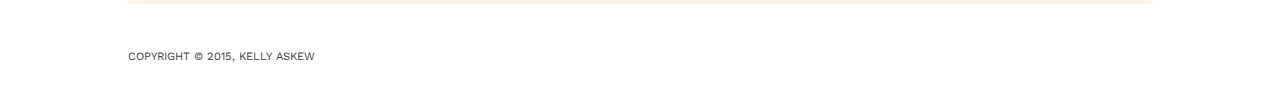
<file: subpages/shawinvite.html>
<!DOCTYPE html>
<html lang="en">
	<head>
    	<meta charset="utf-8">
    	<meta name="description" content="Invitation created for neighborhood community">
    	<meta name="keywords" content="Shaw Main Streets, invitation, illustration">
    	<link rel="icon" type="image/png" href="../images/portfolio/favicon.png" />

		<title>Shaw Neighborhood Invite</title>

		<!-- external CSS link -->
		<link rel="stylesheet" href="../css/reset.css">
		<link rel="stylesheet" href="../css/style.css">
		<link href='https://fonts.googleapis.com/css?family=Work+Sans:400,300,600,700,500' rel='stylesheet' type='text/css'>
		<script src="https://code.jquery.com/jquery-2.1.4.js"></script>
	</head>

	<body>
		<div id="container">
			<header>
				<h1>Kelly Askew</h1>
				<nav class="mainMenu">
					<ul>
						<li><a href="../index.html">Kelly Askew</a></li>
						<li><a href="../index.html">Work</a></li>
						<li><a href="../about.html">About</a></li>
						<li><a href="https://twitter.com/kelly_askew" target="_blank"><img src="../images/twitter.png" alt="twitter logo"class="twitter"></a></li>
						<li><a href="https://instagram.com/khaskew" target="_blank"><img src="../images/instagram.png" alt="instagram logo"></a></li>
					</ul>	
				</nav>
			</header>
			<section class="portfolio_page">
				<h2>Savor Shaw Invite</h2>
				<p>Event invitations created as a freelance project for Shaw Main Streets.</p>
				<img src="../images/portfolio/shawinvite.png">
			</section>
			<footer>
				<p>Copyright &copy; 2015, Kelly Askew</p>
			</footer>
		</div>
		<script src="../js/script.js"></script>
	</body>
</html>
</file>
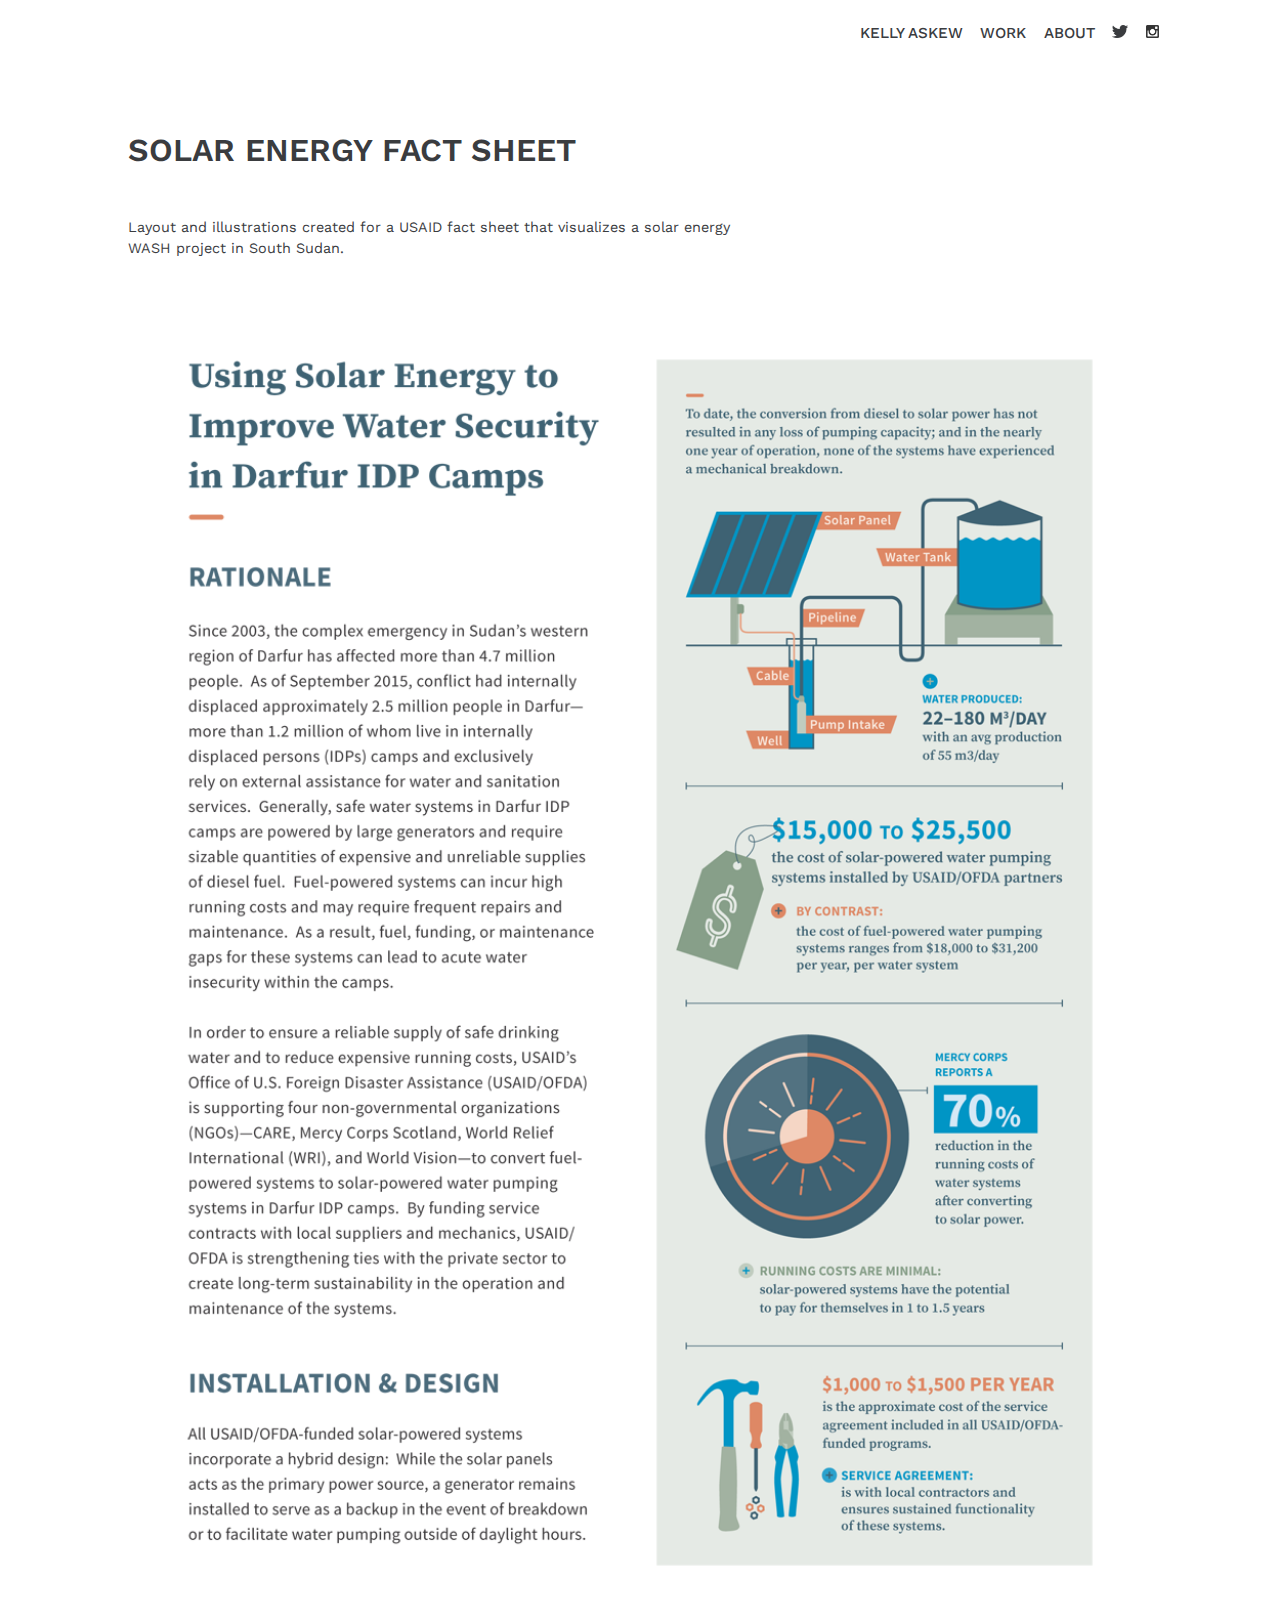
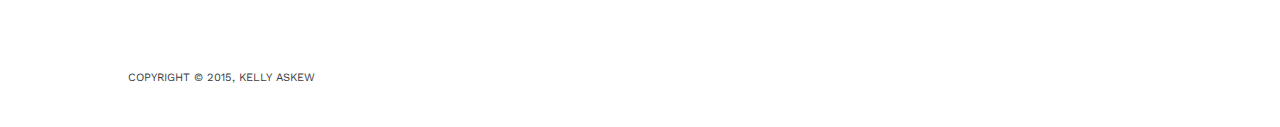
<file: subpages/solar.html>
<!DOCTYPE html>
<html lang="en">
	<head>
    	<meta charset="utf-8">
    	<meta name="description" content="Fact Sheet created to illustrate and describe solar powered water pumps">
    	<meta name="keywords" content="solar, energy, fact sheet, water pumps">
    	<link rel="icon" type="image/png" href="../images/portfolio/favicon.png" />

		<title>Solar Energy Fact Sheet</title>

		<!-- external CSS link -->
		<link rel="stylesheet" href="../css/reset.css">
		<link rel="stylesheet" href="../css/style.css">
		<link href='https://fonts.googleapis.com/css?family=Work+Sans:400,300,600,700,500' rel='stylesheet' type='text/css'>
		<script src="https://code.jquery.com/jquery-2.1.4.js"></script>
	</head>

	<body>
		<div id="container">
			<header>
				<h1>Kelly Askew</h1>
				<nav class="mainMenu">
					<ul>
						<li><a href="../index.html">Kelly Askew</a></li>
						<li><a href="../index.html">Work</a></li>
						<li><a href="../about.html">About</a></li>
						<li><a href="https://twitter.com/kelly_askew" target="_blank"><img src="../images/twitter.png" class="twitter"></a></li>
						<li><a href="https://instagram.com/khaskew" target="_blank"><img src="../images/instagram.png"></a></li>
					</ul>	
				</nav>
			</header>
			<section class="portfolio_page">
				<h2>Solar Energy Fact Sheet</h2>
				<p>Layout and illustrations created for a USAID fact sheet that visualizes a solar energy WASH project in South Sudan. </p>
				<img src="../images/portfolio/solar.png">
			</section>
			<footer>
				<p>Copyright &copy; 2015, Kelly Askew</p>
			</footer>
		</div>
		<script src="../js/script.js"></script>
	</body>
</html>
</file>
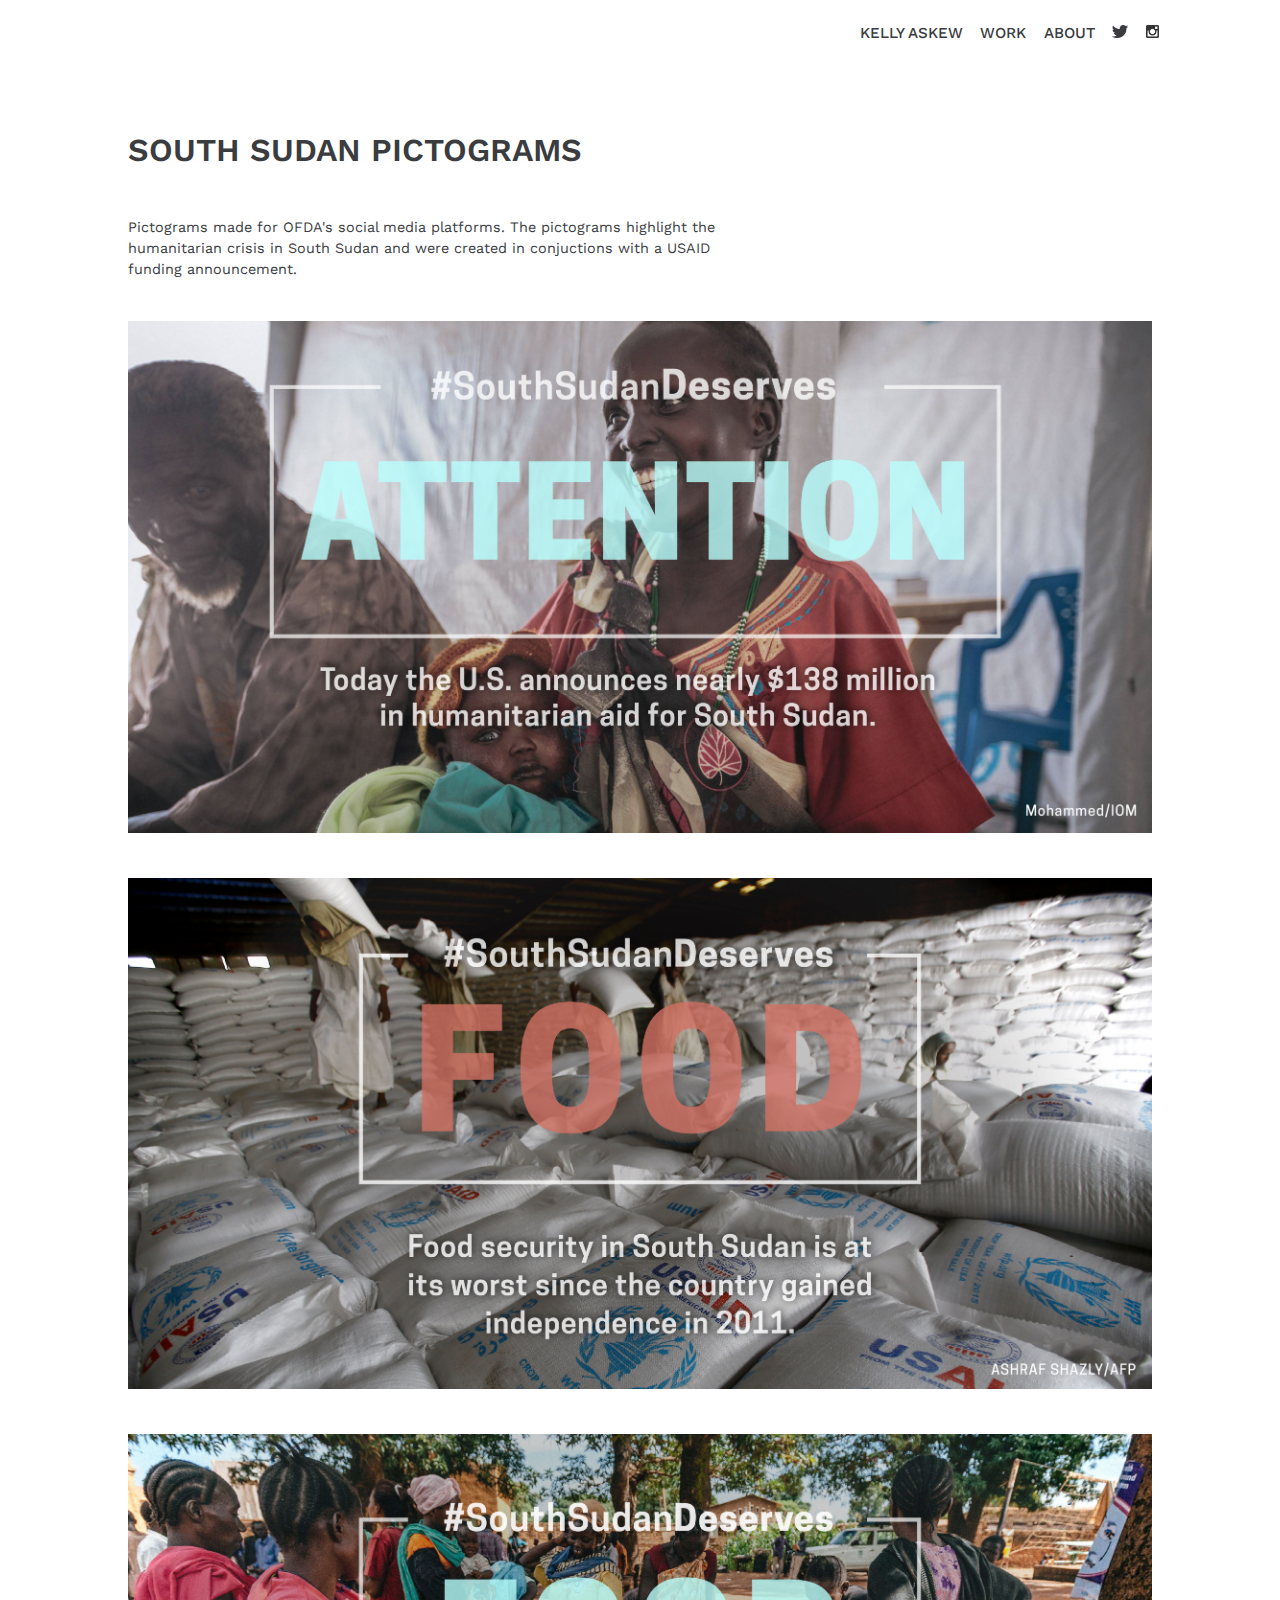
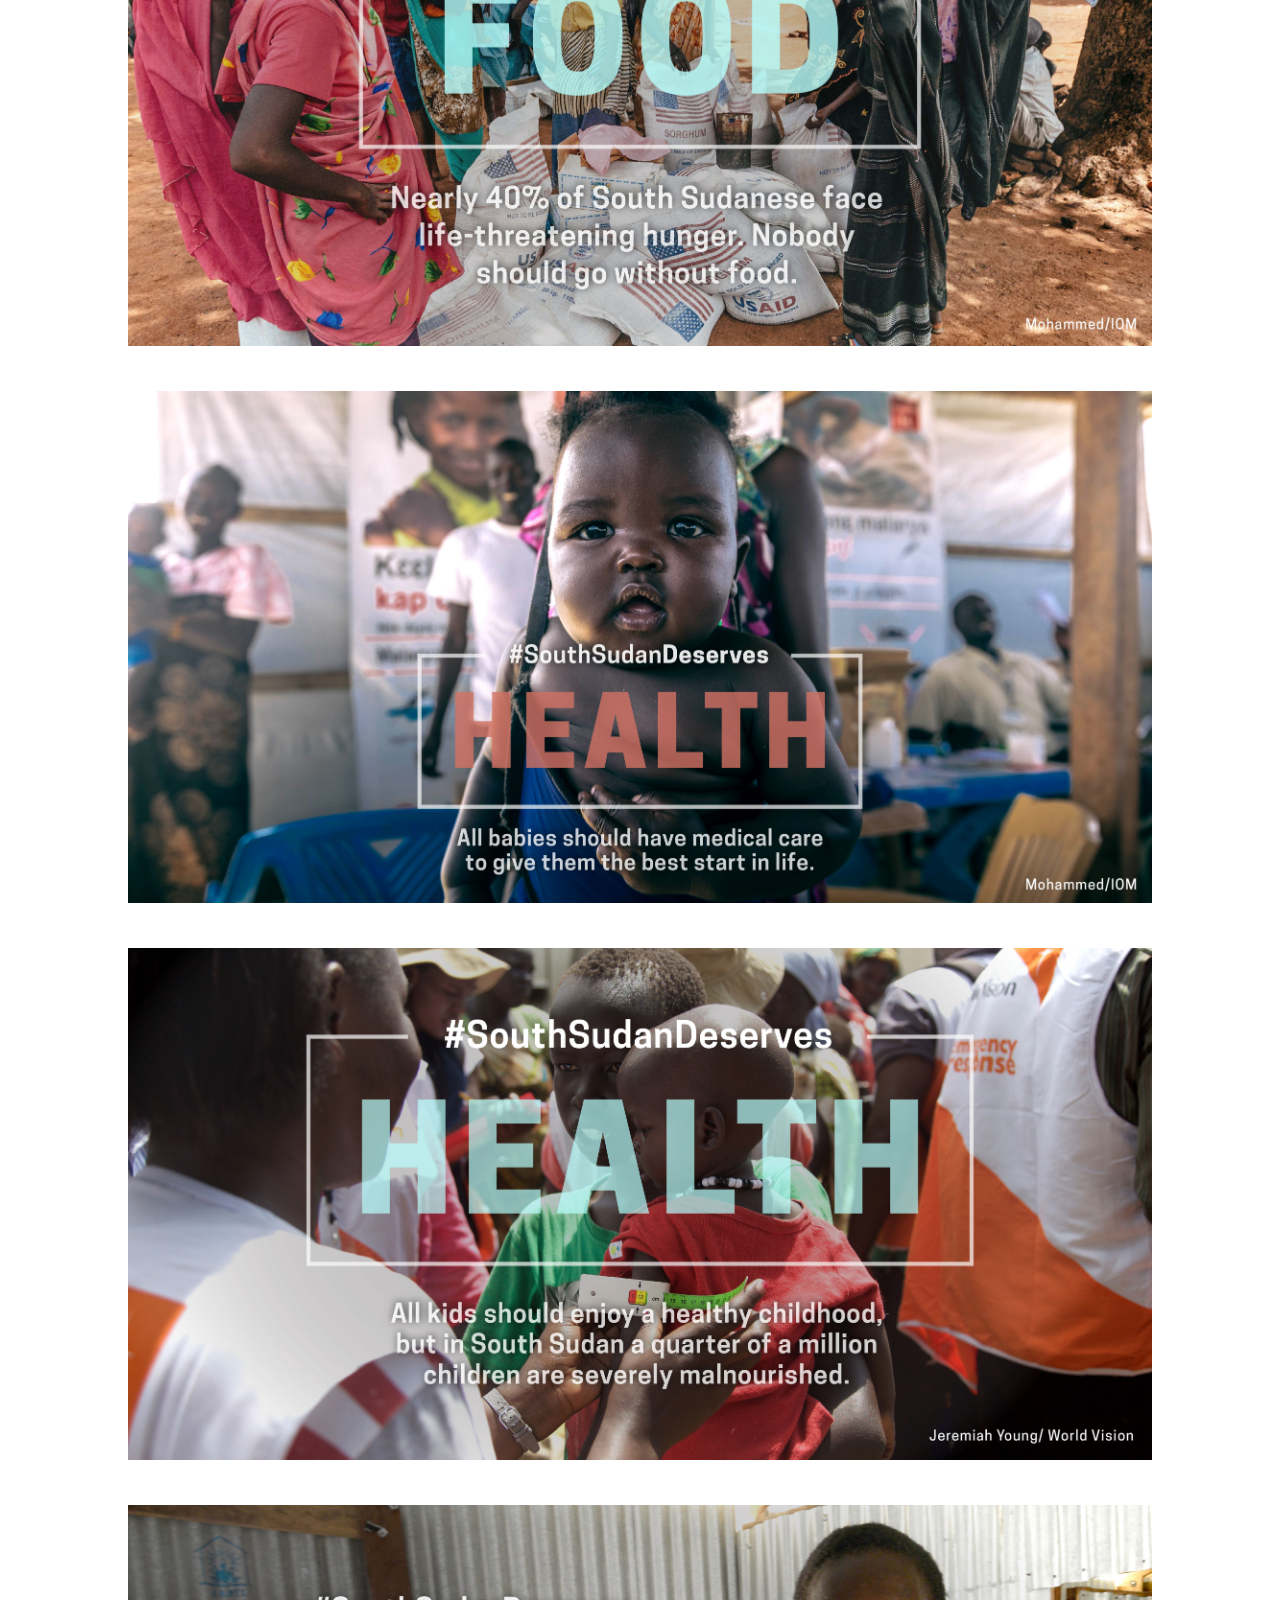
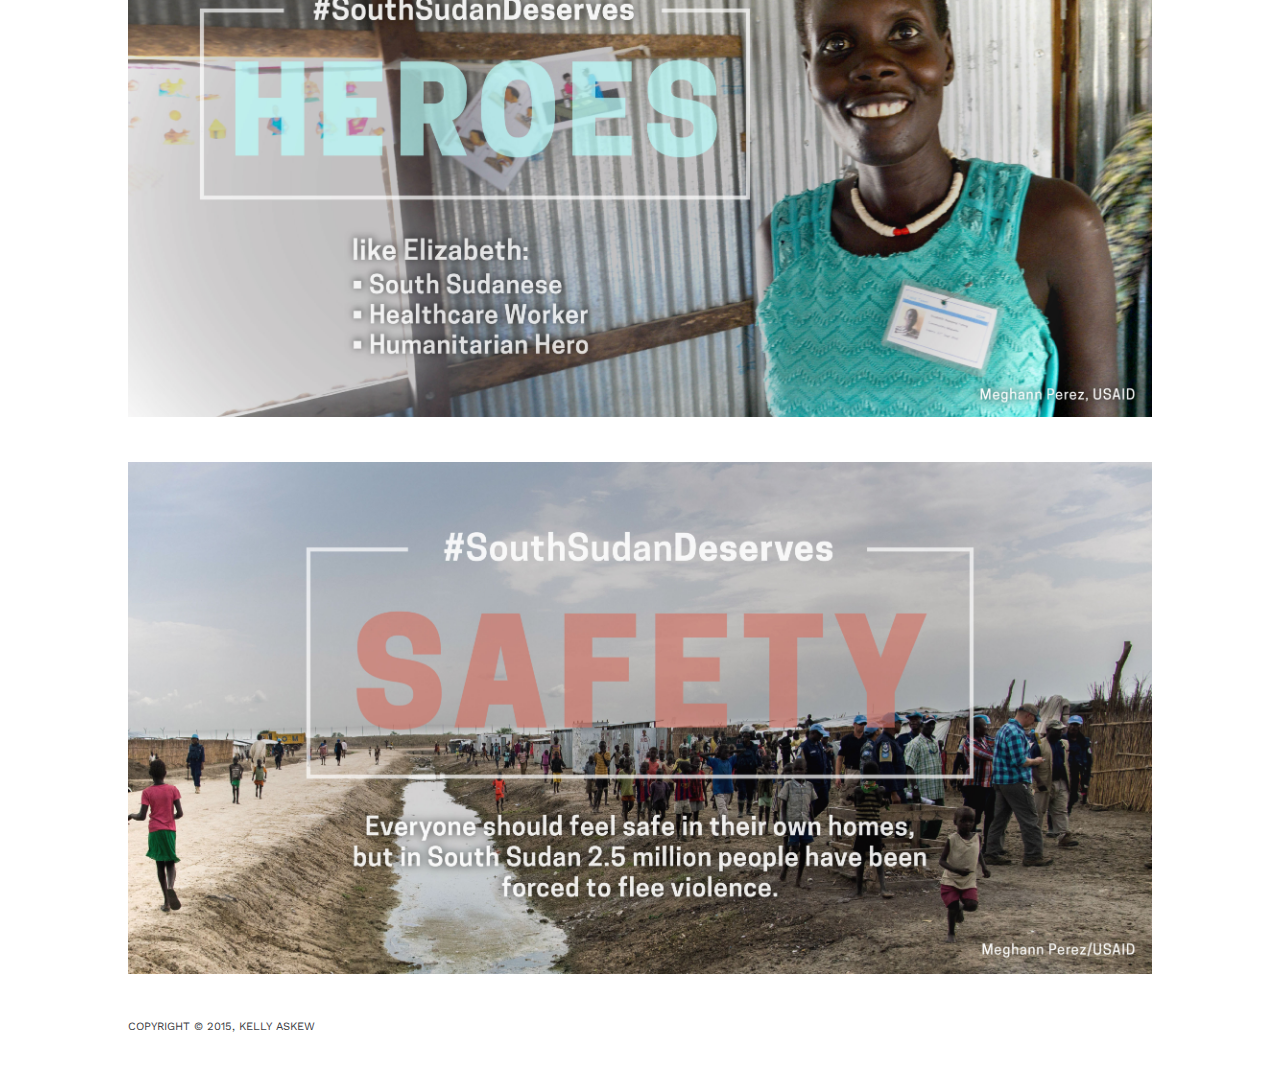
<file: subpages/ssudan.html>
<!DOCTYPE html>
<html lang="en">
	<head>
    	<meta charset="utf-8">
    	<meta name="description" content="Invitation created for neighborhood community">
    	<meta name="keywords" content="website, mockup, illustration">
    	<link rel="icon" type="image/png" href="../images/portfolio/favicon.png" />

		<title>South Sudan Pictograms</title>

		<!-- external CSS link -->
		<link rel="stylesheet" href="../css/reset.css">
		<link rel="stylesheet" href="../css/style.css">
		<link href='https://fonts.googleapis.com/css?family=Work+Sans:400,300,600,700,500' rel='stylesheet' type='text/css'>
		<script src="https://code.jquery.com/jquery-2.1.4.js"></script>
	</head>

	<body>
		<div id="container">
			<header>
				<h1>Kelly Askew</h1>
				<nav class="mainMenu">
					<ul>
						<li><a href="../index.html">Kelly Askew</a></li>
						<li><a href="../index.html">Work</a></li>
						<li><a href="../about.html">About</a></li>
						<li><a href="https://twitter.com/kelly_askew" target="_blank"><img src="../images/twitter.png" alt="twitter logo"class="twitter"></a></li>
						<li><a href="https://instagram.com/khaskew" target="_blank"><img src="../images/instagram.png" alt="instagram logo"></a></li>
					</ul>	
				</nav>
			</header>
			<section class="portfolio_page">
				<h2>South Sudan Pictograms</h2>
				<p>Pictograms made for OFDA's social media platforms.  The pictograms highlight the humanitarian crisis in South Sudan and were created in conjuctions with a USAID funding announcement.</p>
				<ul>
					<li>
						<img src="../images/portfolio/ssudan/announcement.jpg">
					</li>
					<li>
						<img src="../images/portfolio/ssudan/food1.jpg">
					</li>
					<li>
						<img src="../images/portfolio/ssudan/food2.jpg">
					</li>
					<li>
						<img src="../images/portfolio/ssudan/health1.jpg">
					</li>
					<li>
						<img src="../images/portfolio/ssudan/health2.jpg">
					</li>
					<li>
						<img src="../images/portfolio/ssudan/heroes.jpg">
					</li>
					<li>
						<img src="../images/portfolio/ssudan/safety.jpg">
					</li>
				</ul>

			</section>
			<footer>
				<p>Copyright &copy; 2015, Kelly Askew</p>
			</footer>
		</div>
		<script src="../js/script.js"></script>
	</body>
</html>
</file>
<file: css/style.css>
#container {
	width: 100%;
}

body {
	font-family: 'Work Sans', sans-serif;
	font-size: 18px;
	line-height: 21px;
	color: rgb(58, 60, 63);
	background-color: white;
}

h1 {
	text-indent: -9999px;
}

header{
	width: 100%;
}

.menuFixed{
	background-color: rgba(255, 255, 255, .95);
	position: fixed;
	top: 0;
	left: 0;
	z-index: 100;
}

.mainMenu {
	text-align: right;
	padding: 0% 3% 3% 0%;
	margin-right: 6%;
}

.mainMenu li {
	display: inline-block;
	text-transform: uppercase;
	font-weight: 500;
	font-size: .95rem;
	margin: 0% .5%;
	text-align: right;
}

.mainMenu img {
	width: 13px;
}

.mainMenu .twitter {
	width: 16px;
}

.mainMenu a {
	color: inherit;
	text-decoration: none;
}

.grid_gallery {
	width: 90%;
	margin: 0% 0% 0% 10%;
}

.grid_gallery li{
	display: inline-block;
}

.work {
	width: 30%;
}

.workTrans{
	opacity: .6;
}

.button-group{
	width: 90%;
	margin: 0% 0% 0% 26.5%;
}

.button{
	width: 12%;
	border: none;
	border-bottom: 3px solid rgb(58, 60, 63);
	margin: 3% .5%;
	font-family: 'Work Sans', sans-serif;
	font-weight: 500;
	font-size: .8rem;
	text-transform: uppercase;
	padding: .75%;
	background-color: white;
}

:focus {
	outline: none;
}

.aboutPage {
	font-size: 1.5rem;
	line-height: 2rem;
	width: 80%;
	margin: 0% auto;
	font-style: italic;
	font-weight: 500;

}

h2 {
	font-size: 2rem;
	text-transform: uppercase;
	font-weight: 600;
	line-height: 2rem;
	padding: 5% 5% 5% 0%;
	font-style: normal;
	
}


.two-col {
	width: 80%;
	margin: 5% auto;
	font-size: .9rem;
	text-align: justify;
	line-height: 1.4rem; 
       -moz-column-count: 2;
       -moz-column-gap: 15px;
       -webkit-column-count: 2;
       -webkit-column-gap : 15px;

}

.resume {
	width: 80%;
	margin: 0 auto;
	font-size: .8rem;
}

.resume li {
	text-indent: 1rem;
}

.portfolio_page {
	width: 80%;
	margin: 0 auto;
}

.portfolio_page p {
	font-size: .9rem;
	width: 60%;
}

.portfolio_page img {
	width: 100%;
	margin-top: 4%;
}

.saisicons li {
	display: inline;
}

.saisicons img {
	width: 20%;
}

footer p {
	width: 80%;
	font-size: .7rem;
	font-weight: 400;
	text-transform: uppercase;
	margin: 3% auto;
}

@media only screen and (max-width: 768px) {

	#container {
	width: 100%;
	}

	body {
		font-family: 'Work Sans', sans-serif;
		font-size: 14px;
		line-height: 19px;
		color: rgb(58, 60, 63);
		background-color: white;
	}

	h1 {
		text-indent: -9999px;
	}

	header{
		width: 100%;
	}

	.menuFixed{
		background-color: rgba(255, 255, 255, .95);
		position: static;
		top: 0;
		left: 0;
		z-index: 100;
	}

	.mainMenu {
		text-align: right;
		padding: 0% 3% 3% 0%;
		margin-right: 6%;
	}

	.mainMenu li {
		display: inline-block;
		text-transform: uppercase;
		font-weight: 500;
		font-size: .95rem;
		margin: 0% .5%;
		text-align: right;
	}

	.mainMenu img {
		width: 13px;
	}

	.mainMenu .twitter {
		width: 16px;
	}

	.mainMenu a {
		color: inherit;
		text-decoration: none;
	}

	.grid_gallery {
		width: 90%;
		margin: 0% 0% 0% 10%;
	}

	.grid_gallery li{
		display: inline-block;
	}

	.work {
		width: 45%;
	}

	.workTrans{
		opacity: .6;
	}

	.button-group{
		width: 90%;
		margin: 0% 0% 0% 0%;
		display: none;
	}

	.button{
		width: 12%;
		border: none;
		border-bottom: 3px solid rgb(58, 60, 63);
		margin: 3% .5%;
		font-family: 'Work Sans', sans-serif;
		font-weight: 500;
		font-size: .8rem;
		text-transform: uppercase;
		padding: .75%;
		background-color: white;
	}

	:focus {
		outline: none;
	}

	.aboutPage {
		font-size: 1.3rem;
		line-height: 1.7rem;
		width: 80%;
		margin: 0% auto;
		font-style: italic;
		font-weight: 500;
	}

	h2 {
		font-size: 1.6rem;
		text-transform: uppercase;
		font-weight: 600;
		padding: 5% 5% 5% 0%;
		font-style: normal;	
	}

	.two-col {s
		width: 80%;
		margin: 5% auto;
		font-size: .9rem;
		line-height: 1.4rem; 
	       -moz-column-count: 1;
	       -moz-column-gap: 0px;
	       -webkit-column-count: 1;
	       -webkit-column-gap : 0px;
	}

	.resume {
		width: 80%;
		margin: 0 auto;
		font-size: .8rem;
	}

	.resume li {
		text-indent: 1rem;
	}

	.portfolio_page {
		width: 80%;
		margin: 0 auto;
	}

	.portfolio_page p {
		font-size: .9rem;
		width: 60%;
	}

	.portfolio_page img {
		width: 100%;
		margin-top: 4%;
	}

	.portfolio_page img .cards {
		width: 80%;
		margin-top: 4%;
	}

	footer p {
		width: 80%;
		font-size: .7rem;
		font-weight: 400;
		text-transform: uppercase;
		margin: 3% auto;
	}
}

@media only screen and (max-width: 480px) {
	.work {
		width: 90%;
	}
}
</file>
